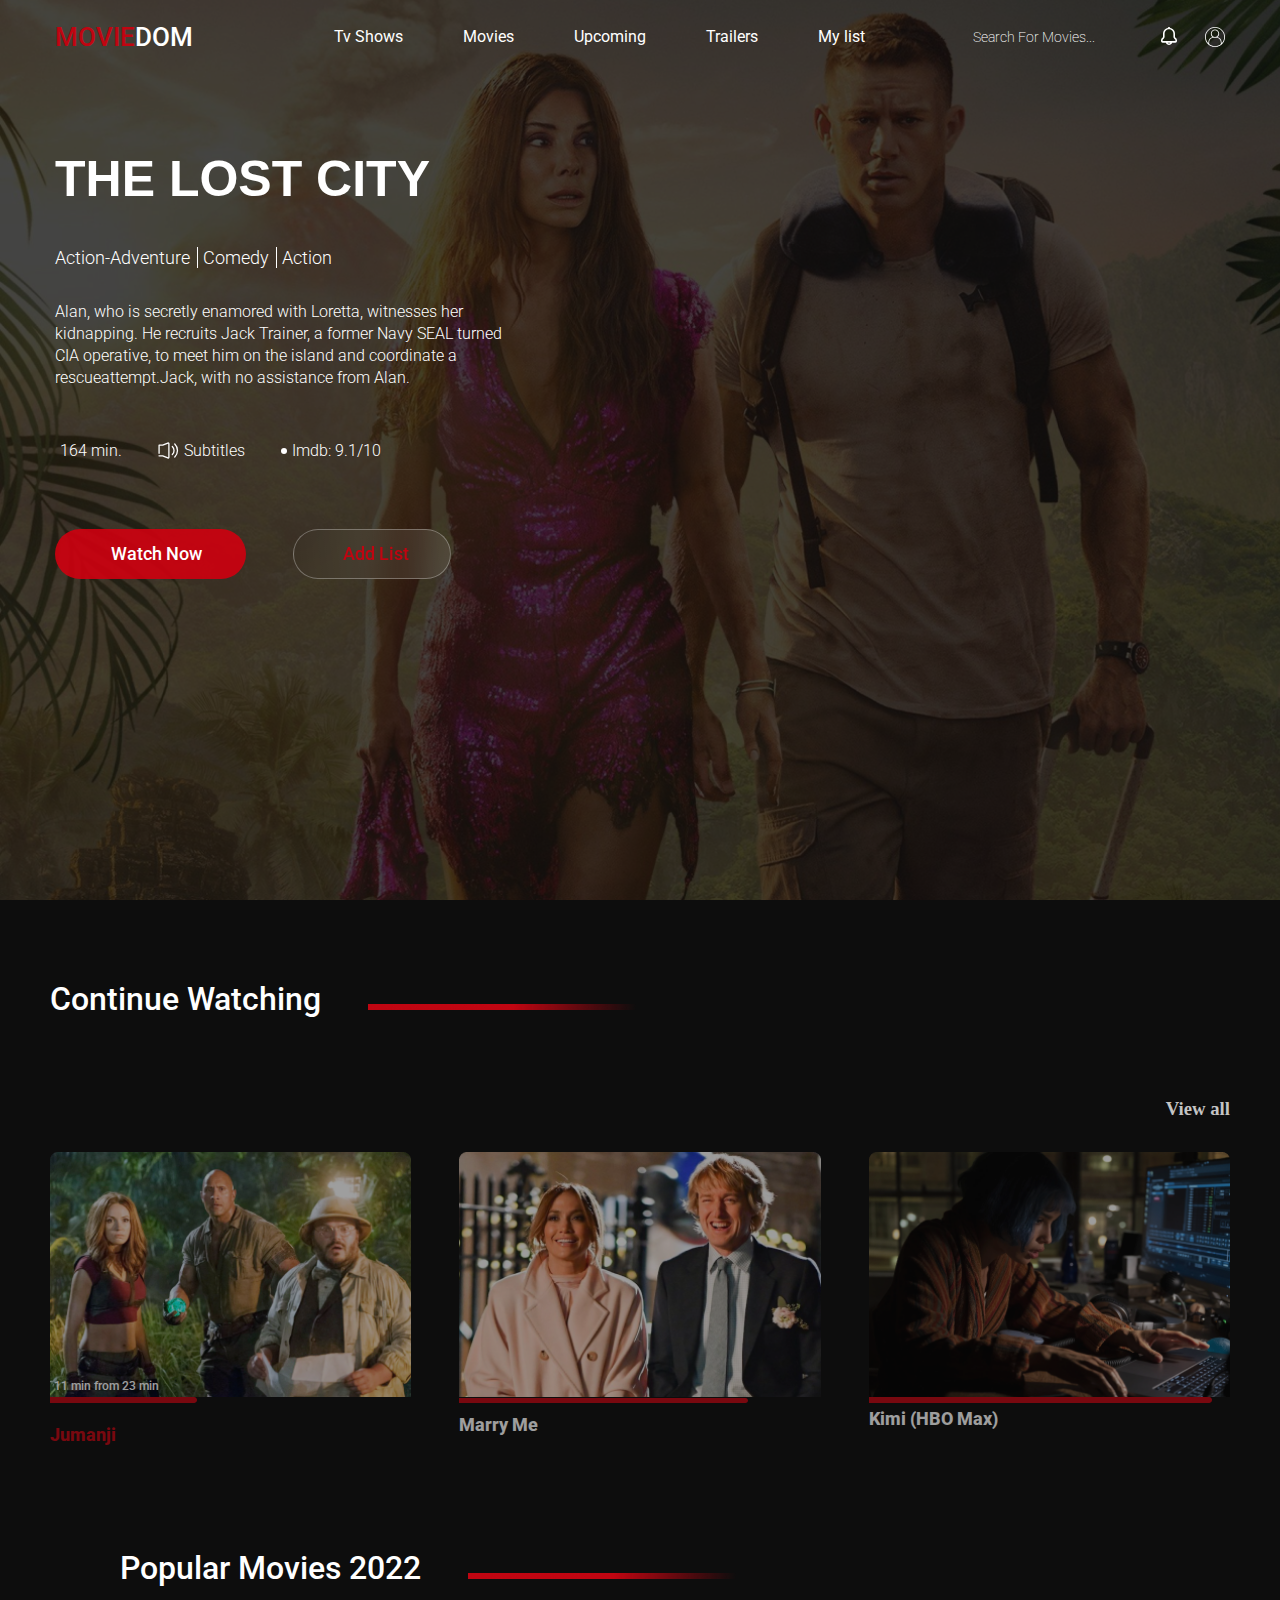
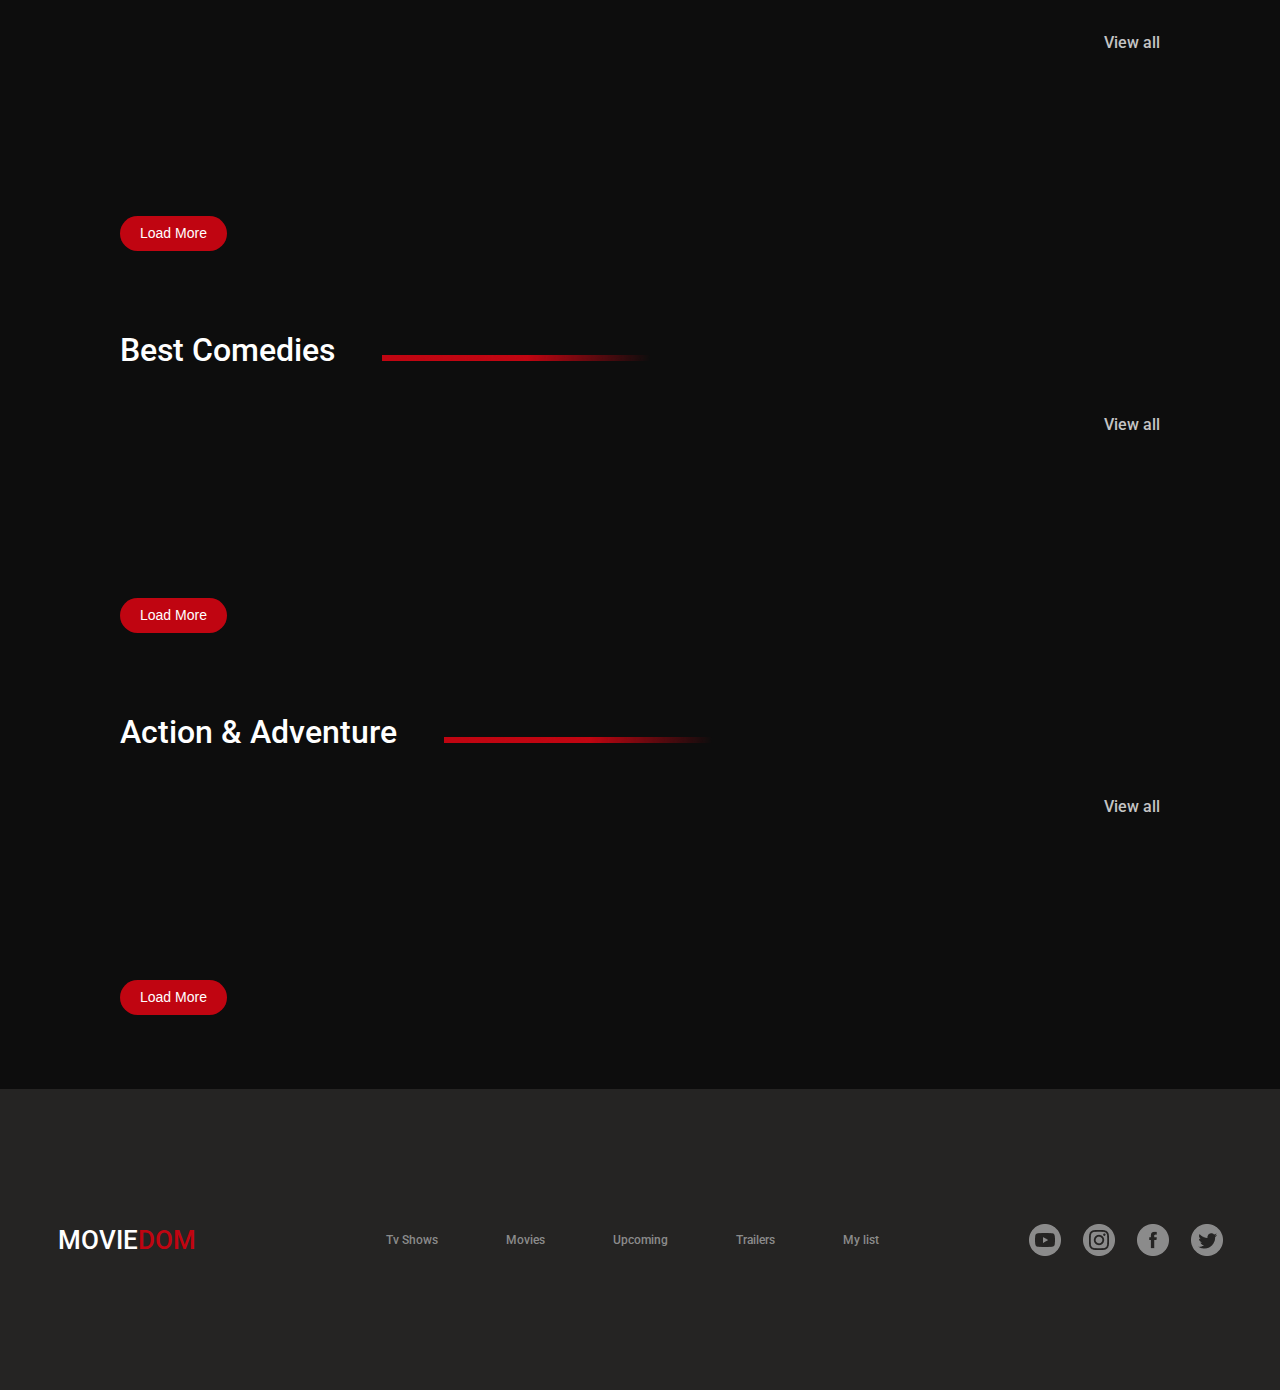
<file: index.html>
<!DOCTYPE html>
<html lang="en">
  <head>
    <meta charset="UTF-8" />
    <meta http-equiv="X-UA-Compatible" content="IE=edge" />
    <meta name="viewport" content="width=device-width, initial-scale=1.0" />
    <title>Document</title>
    <link
      rel="stylesheet"
      href="https://cdnjs.cloudflare.com/ajax/libs/font-awesome/6.2.0/css/all.min.css"
      integrity="sha512-xh6O/CkQoPOWDdYTDqeRdPCVd1SpvCA9XXcUnZS2FmJNp1coAFzvtCN9BmamE+4aHK8yyUHUSCcJHgXloTyT2A=="
      crossorigin="anonymous"
      referrerpolicy="no-referrer"
    />
    <link rel="preconnect" href="https://fonts.googleapis.com" />
    <link rel="preconnect" href="https://fonts.gstatic.com" crossorigin />
    <link
      href="https://fonts.googleapis.com/css2?family=Comfortaa:wght@300;400;500;600;700&family=Roboto:ital,wght@0,100;0,300;0,400;0,500;1,100;1,300;1,400;1,500&family=Rubik+Mono+One&family=Squada+One&display=swap"
      rel="stylesheet"
    />
    <link rel="preconnect" href="https://fonts.googleapis.com" />
    <link rel="preconnect" href="https://fonts.gstatic.com" crossorigin />
    <link
      href="https://fonts.googleapis.com/css2?family=Comfortaa:wght@300;400;500;600;700&family=Roboto:ital,wght@0,100;0,300;0,400;0,500;1,100;1,300;1,400;1,500&family=Squada+One&display=swap"
      rel="stylesheet"
    />
    <link rel="stylesheet" href="css/style.css" />
    <link rel="stylesheet" href="css/responsiveIndex.css" />
    <link
    rel="stylesheet"
    href="https://cdnjs.cloudflare.com/ajax/libs/OwlCarousel2/2.3.4/assets/owl.carousel.min.css"
    integrity="sha512-tS3S5qG0BlhnQROyJXvNjeEM4UpMXHrQfTGmbQ1gKmelCxlSEBUaxhRBj/EFTzpbP4RVSrpEikbmdJobCvhE3g=="
    crossorigin="anonymous"
    referrerpolicy="no-referrer"
  />
  <link
    rel="stylesheet"
    href="https://cdnjs.cloudflare.com/ajax/libs/OwlCarousel2/2.3.4/assets/owl.theme.default.min.css"
    integrity="sha512-sMXtMNL1zRzolHYKEujM2AqCLUR9F2C4/05cdbxjjLSRvMQIciEPCQZo++nk7go3BtSuK9kfa/s+a4f4i5pLkw=="
    crossorigin="anonymous"
    referrerpolicy="no-referrer"
  />  
  </head>
  <body>
    <header>
      <div class="header_container">
        <div class="bg_shadow">
          <div class="header_head_container">
            <div class="header_head_container1">
              <h2><span>MOVIE</span>DOM</h2>

              <ul class="nav_list">
                <li>Tv Shows</li>
                <li>Movies</li>
                <li>Upcoming</li>
                <a href="./html/details.html"><li>Trailers</li></a>
                <li>My list</li>
              </ul>

              <div class="icon">
                <i class="fa-solid fa-magnifying-glass"></i>
                <p>Search For Movies...</p>

                <div class="header_svg">
                  <svg
                    width="16"
                    height="18"
                    viewBox="0 0 16 18"
                    fill="none"
                    xmlns="http://www.w3.org/2000/svg"
                  >
                    <path
                      d="M14.648 10.7018L14.3 10.4275C14.2065 10.3541 14.1309 10.261 14.079 10.1551C14.0271 10.0493 14.0001 9.93338 14 9.81594V6.64863C13.9995 5.28749 13.5172 3.96867 12.6353 2.91713C11.7534 1.86558 10.5265 1.14645 9.164 0.882386C9.09756 0.629863 8.94736 0.406144 8.73701 0.246413C8.52667 0.0866817 8.26811 0 8.002 0C7.73589 0 7.47733 0.0866817 7.26699 0.246413C7.05664 0.406144 6.90644 0.629863 6.84 0.882386C5.47672 1.14565 4.24894 1.86444 3.36624 2.91606C2.48354 3.96768 2.00065 5.28694 2 6.64863V9.81594C1.99993 9.93338 1.97293 10.0493 1.921 10.1551C1.86908 10.261 1.79355 10.3541 1.7 10.4275L1.352 10.7018C0.931712 11.0311 0.592092 11.4485 0.35812 11.9234C0.124147 12.3983 0.00177343 12.9185 0 13.4458V14.0965C0 14.5124 0.168571 14.9112 0.468629 15.2052C0.768687 15.4993 1.17565 15.6645 1.6 15.6645H4.904C5.08432 16.3339 5.48561 16.926 6.04528 17.3484C6.60495 17.7709 7.29155 18 7.998 18C8.70445 18 9.39105 17.7709 9.95072 17.3484C10.5104 16.926 10.9117 16.3339 11.092 15.6645H14.4C14.8243 15.6645 15.2313 15.4993 15.5314 15.2052C15.8314 14.9112 16 14.5124 16 14.0965V13.4536C15.9994 12.925 15.8776 12.4033 15.6436 11.9269C15.4096 11.4506 15.0693 11.032 14.648 10.7018ZM8 16.4485C7.72078 16.4468 7.44686 16.3736 7.20546 16.2361C6.96407 16.0985 6.76361 15.9015 6.624 15.6645H9.38C9.24005 15.9021 9.03896 16.0995 8.7968 16.237C8.55465 16.3746 8.2799 16.4475 8 16.4485ZM14.4 14.0965H1.6V13.4536C1.60043 13.1599 1.66823 12.87 1.7984 12.6054C1.92856 12.3407 2.11776 12.1082 2.352 11.9249L2.7 11.6505C2.98065 11.4303 3.20723 11.1511 3.36301 10.8336C3.51878 10.516 3.59978 10.1683 3.6 9.81594V6.64863C3.6 5.50503 4.06357 4.40827 4.88873 3.59962C5.71389 2.79098 6.83305 2.33669 8 2.33669C9.16695 2.33669 10.2861 2.79098 11.1113 3.59962C11.9364 4.40827 12.4 5.50503 12.4 6.64863V9.81594C12.3996 10.1689 12.4803 10.5175 12.6361 10.8357C12.7919 11.154 13.0188 11.4338 13.3 11.6544L13.648 11.9288C13.8817 12.1117 14.0706 12.3436 14.2007 12.6075C14.3309 12.8714 14.399 13.1606 14.4 13.4536V14.0965Z"
                      fill="white"
                    />
                  </svg>

                  <svg
                    width="20"
                    height="20"
                    viewBox="0 0 20 20"
                    fill="none"
                    xmlns="http://www.w3.org/2000/svg"
                  >
                    <path
                      d="M10 0C4.48625 0 0 4.48625 0 10C0 12.9546 1.28917 15.6133 3.33333 17.4454V17.4525L3.47833 17.5775C3.50375 17.5996 3.53167 17.6179 3.5575 17.6396C3.73708 17.7912 3.92208 17.9367 4.11208 18.0758C4.16333 18.1133 4.21458 18.1496 4.26667 18.1858C4.46833 18.3275 4.67458 18.4625 4.88625 18.5892C4.92167 18.6104 4.95792 18.6304 4.99333 18.6508C5.22542 18.7858 5.4625 18.9129 5.70583 19.0292C5.70833 19.0304 5.71083 19.0312 5.71333 19.0325C6.23375 19.2804 6.77958 19.4833 7.34458 19.6392C7.355 19.6421 7.36542 19.6454 7.37583 19.6479C7.64292 19.7208 7.91458 19.7821 8.19 19.8325C8.21583 19.8371 8.24125 19.8417 8.26708 19.8463C8.53292 19.8929 8.80208 19.93 9.075 19.9554C9.10625 19.9583 9.1375 19.96 9.16833 19.9625C9.44292 19.9854 9.71958 20 10 20C10.2804 20 10.5571 19.9854 10.8317 19.9625C10.8629 19.96 10.8942 19.9583 10.925 19.9554C11.1979 19.9304 11.4671 19.8929 11.7329 19.8463C11.7587 19.8417 11.7842 19.8371 11.81 19.8325C12.0854 19.7821 12.3571 19.7208 12.6242 19.6479C12.6346 19.645 12.645 19.6421 12.6554 19.6392C13.2204 19.4833 13.7662 19.2804 14.2867 19.0325C14.2892 19.0312 14.2917 19.0304 14.2942 19.0292C14.5375 18.9129 14.7746 18.7854 15.0067 18.6508C15.0425 18.63 15.0783 18.6104 15.1137 18.5892C15.3258 18.4625 15.5321 18.3271 15.7333 18.1858C15.785 18.1496 15.8367 18.1133 15.8879 18.0758C16.0779 17.9367 16.2629 17.7912 16.4425 17.6396C16.4683 17.6179 16.4962 17.5996 16.5217 17.5775L16.6667 17.4525V17.4454C18.7108 15.6129 20 12.9546 20 10C20 4.48625 15.5138 0 10 0ZM10 10C8.16208 10 6.66667 8.50458 6.66667 6.66667C6.66667 4.82875 8.16208 3.33333 10 3.33333C11.8379 3.33333 13.3333 4.82875 13.3333 6.66667C13.3333 8.50458 11.8379 10 10 10ZM11.25 10.8333C13.7771 10.8333 15.8333 12.8896 15.8333 15.4167V17.0658C15.8158 17.0804 15.7975 17.0938 15.78 17.1083C15.6154 17.2421 15.4467 17.3692 15.2742 17.4908C15.2358 17.5179 15.1983 17.5458 15.16 17.5721C14.9737 17.6992 14.7825 17.8183 14.5879 17.9312C14.5525 17.9521 14.5167 17.9725 14.4808 17.9929C14.2767 18.1075 14.0687 18.215 13.8567 18.3133C13.8346 18.3237 13.8121 18.3337 13.7896 18.3438C13.0975 18.6583 12.3683 18.8862 11.6179 19.0212C11.5942 19.0254 11.5704 19.03 11.5467 19.0342C11.3104 19.0746 11.0721 19.1058 10.8321 19.1279C10.7992 19.1308 10.7658 19.1329 10.7325 19.1354C10.4896 19.1542 10.2454 19.1667 10 19.1667C9.75458 19.1667 9.51042 19.1542 9.2675 19.1346C9.23458 19.1321 9.20125 19.13 9.16792 19.1271C8.92792 19.105 8.68958 19.0742 8.45333 19.0333C8.42958 19.0292 8.40583 19.025 8.38208 19.0204C7.63167 18.8854 6.9025 18.6575 6.21042 18.3429C6.18792 18.3325 6.16542 18.3229 6.14333 18.3125C5.93125 18.2142 5.72333 18.1067 5.51917 17.9921C5.48333 17.9717 5.44792 17.9513 5.41208 17.9304C5.2175 17.8179 5.02625 17.6983 4.84 17.5713C4.80125 17.545 4.76375 17.5171 4.72583 17.49C4.55333 17.3683 4.38458 17.2417 4.22 17.1075C4.2025 17.0933 4.18417 17.0796 4.16667 17.065V15.4167C4.16667 12.8896 6.22292 10.8333 8.75 10.8333H11.25ZM16.6667 16.2817V15.4167C16.6667 12.8037 14.8067 10.6171 12.3417 10.1104C13.4421 9.36 14.1667 8.09625 14.1667 6.66667C14.1667 4.36917 12.2975 2.5 10 2.5C7.7025 2.5 5.83333 4.36917 5.83333 6.66667C5.83333 8.09625 6.55792 9.36 7.65833 10.1104C5.19333 10.6171 3.33333 12.8037 3.33333 15.4167V16.2817C1.785 14.6396 0.833333 12.4296 0.833333 10C0.833333 4.94542 4.94542 0.833333 10 0.833333C15.0546 0.833333 19.1667 4.94542 19.1667 10C19.1667 12.4296 18.215 14.6396 16.6667 16.2817Z"
                      fill="white"
                    />
                  </svg>
                </div>
              </div>
            </div>

            <div class="header_center">
              <h1>THE LOST CITY</h1>
              <ul class="center_p">
                <li>Action-Adventure</li>
                <li>Comedy</li>
                <li>Action</li>
              </ul>
              <p class="sinema_about">
                Alan, who is secretly enamored with Loretta, witnesses her
                kidnapping. He recruits Jack Trainer, a former Navy SEAL turned
                CIA operative, to meet him on the island and coordinate a
                rescueattempt.Jack, with no assistance from Alan.
              </p>

              <div class="center_end">
                <p><i class="fa-regular fa-clock"></i> 164 min.</p>
                <p>
                  <svg
                    width="21"
                    height="17"
                    viewBox="0 0 21 17"
                    fill="none"
                    xmlns="http://www.w3.org/2000/svg"
                  >
                    <path
                      d="M1 13.8404H4.70807L9.78651 15.9363C10.3105 16.158 10.8949 15.7751 10.8949 15.1907V1.80935C10.8949 1.22493 10.3105 0.842027 9.78651 1.06371L4.70807 3.15957H1.08061V11.3214"
                      stroke="white"
                      stroke-width="1.3"
                      stroke-miterlimit="10"
                      stroke-linecap="round"
                      stroke-linejoin="round"
                    />
                    <path
                      d="M14.3413 4.4292C15.3892 5.47713 16.0341 6.90796 16.0341 8.50002C16.0341 10.0921 15.3892 11.5431 14.3413 12.5708"
                      stroke="white"
                      stroke-width="1.3"
                      stroke-miterlimit="10"
                      stroke-linecap="round"
                      stroke-linejoin="round"
                    />
                    <path
                      d="M16.7593 2.01074C18.4118 3.66325 19.4597 5.96064 19.4597 8.49987C19.4597 11.0391 18.4319 13.3365 16.7593 14.989"
                      stroke="white"
                      stroke-width="1.3"
                      stroke-miterlimit="10"
                      stroke-linecap="round"
                      stroke-linejoin="round"
                    />
                  </svg>
                  Subtitles
                </p>
                <p>
                  <svg
                    width="6"
                    height="6"
                    viewBox="0 0 6 6"
                    fill="none"
                    xmlns="http://www.w3.org/2000/svg"
                  >
                    <circle cx="3" cy="3" r="3" fill="white" />
                  </svg>
                  Imdb: 9.1/10
                </p>
              </div>

              <div class="center_button">
                <div class="button1">
                  <i class="fa-solid fa-play"></i>
                  <button>Watch Now</button>
                </div>
                <div class="button2">
                  <i class="fa-regular fa-plus"></i>

                  <button>Add List</button>
                </div>
              </div>
            </div>
            <div class="header_footer">
              <i class="fa-solid fa-bell"></i>
              <i class="fa-solid fa-magnifying-glass"></i>
              <i class="fa-solid fa-user"></i>
              <nav>
                <label for="nav_check" class="nav_check">
                  <i class="fa-solid fa-bars"></i>
                </label>
                <input type="checkbox" id="nav_check" />
                <ul class="nav_list2">
                  <li>Tv Shows</li>
                  <li>Movies</li>
                  <li>Upcoming</li>
                  <a style="color: white;" href="html/details.html"><li>Trailers</li></a>
                  <li>My list</li>
                </ul>
              </nav>
            </div>
          </div>
        </div>
      </div>
    </header>

    <main>
      <section>
        <div class="start_container">
          <h2>Continue Watching</h2>
          <img class="redd" src="images/Rectangle 23.png" alt="" />

            <h3>View all</h3>

            <div class="start_container1_in">
              <div class="start_card">
                <img class="img" src="images/Union.png" alt="" />
                <i class="fa-regular fa-circle-play"></i>
                <i class="fa-solid fa-xmark"></i>
                <p>11 min from 23 min</p>
                <img class="red_img" src="images/Rectangle 10.png" alt="" />
                <h4>Jumanji</h4>
              </div>
              <div class="start_card">
                <img class="img" src="images/Mask group.png" alt="" />
                <i class="fa-regular fa-circle-play"></i>
                <i class="fa-solid fa-xmark"></i>
                <img
                  style="width: 80%"
                  class="red_img"
                  src="images/Rectangle 13.png"
                  alt=""
                />
                <h5>Marry Me</h5>
              </div>
              <div class="start_card">
                <img class="img" src="images/Union (1).png" alt="" />
                <i class="fa-regular fa-circle-play"></i>
                <i class="fa-solid fa-xmark"></i>
                <img class="red_img" src="images/Rectangle 13.png" alt="" />
                <h5>Kimi (HBO Max)</h5>
              </div>
            </div>
     
        </div>
      </section>

      <section>
        <div class="grid_container">
          <h2>Popular Movies 2022</h2>
          <img src="images/Rectangle 23.png" alt="" />

          <div class="slider_container">
            <h3>View all</h3>
            <div class="owl-carousel">
     
            </div>
           
            </div>

            <button class="load">Load More</button>
          </div>
        </div>
        
        <div class="grid_container">
          <h2>Best Comedies</h2>
          <img src="images/Rectangle 23.png" alt="" />

     

          <div class="slider_container">
            <h3>View all</h3>
           <div class="owl-carousel">
     
            </div>

            <button class="load">Load More</button>
          </div>

        </div>

        <div class="grid_container">
          <h2>Action & Adventure</h2>
          <img src="images/Rectangle 23.png" alt="" />


          <div class="slider_container">
            <h3>View all</h3>
             <div class="owl-carousel">
     
            </div>

            <button class="load">Load More</button>
          </div>
        </div>

        
      </section>
    </main>

    <footer>

      <div class="footer_container">


        <h2>MOVIE<span>DOM</span> </h2>

        <ul class="nav_list_footer">
          <li>Tv Shows</li>
          <li>Movies</li>
          <li>Upcoming</li>
          <li>Trailers</li>
          <li>My list</li>


        </ul>

        <div class="footer_icon">
<img src="images/Vector (10).png" alt="">
<img src="images/Vector (11).png" alt="">
<img src="images/Vector (14).png" alt="">
<img src="images/Vector (15).png" alt="">

        </div>





      </div>



    </footer>  




    <script
    src="https://code.jquery.com/jquery-3.6.1.js"
    integrity="sha256-3zlB5s2uwoUzrXK3BT7AX3FyvojsraNFxCc2vC/7pNI="
    crossorigin="anonymous"
  ></script>
  <script
    src="https://cdnjs.cloudflare.com/ajax/libs/OwlCarousel2/2.3.4/owl.carousel.min.js"
    integrity="sha512-bPs7Ae6pVvhOSiIcyUClR7/q2OAsRiovw4vAkX+zJbw3ShAeeqezq50RIIcIURq7Oa20rW2n2q+fyXBNcU9lrw=="
    crossorigin="anonymous"
    referrerpolicy="no-referrer"
  ></script>
    <script src="js/index.js"></script>
  </body>
</html>
</file>
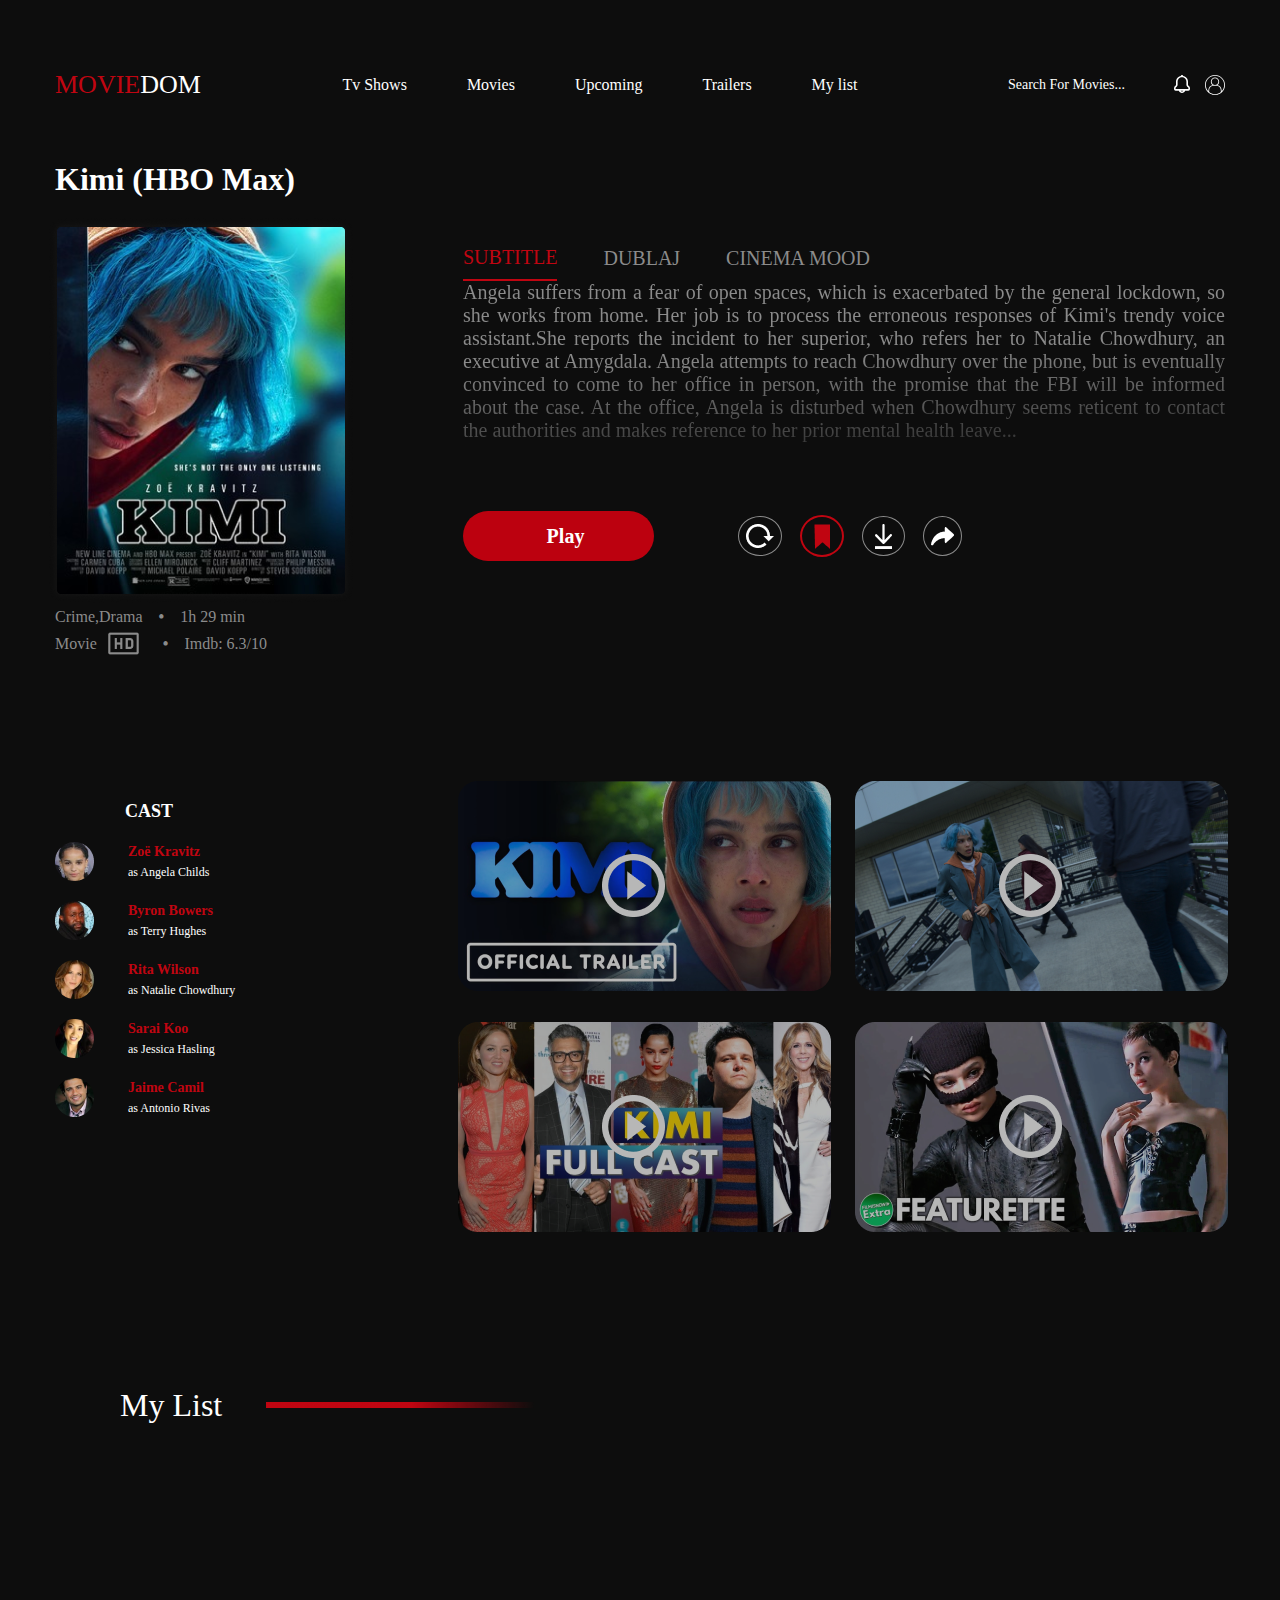
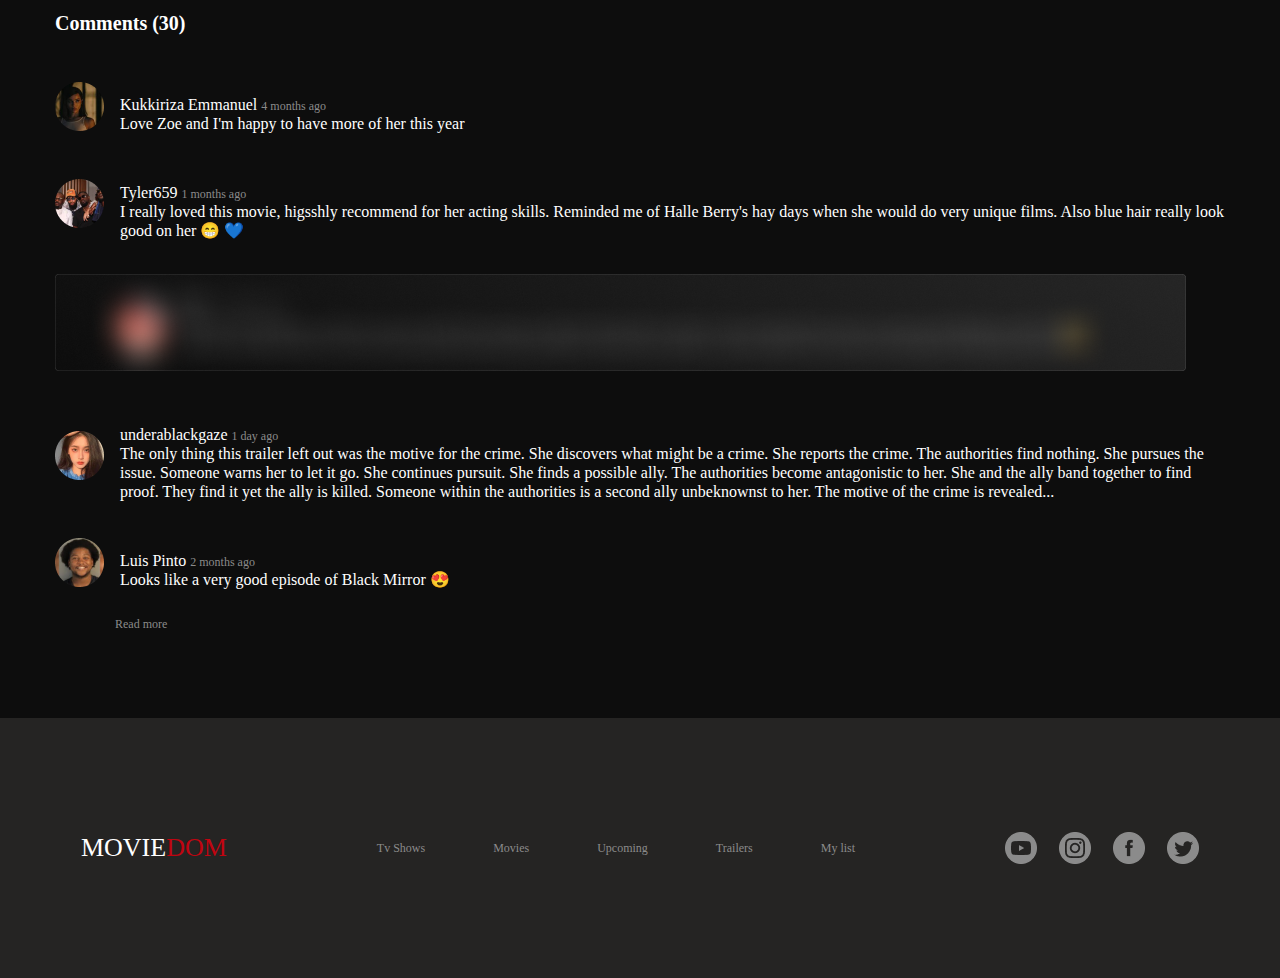
<file: html/details.html>
<!DOCTYPE html>
<html lang="en">
  <head>
    <meta charset="UTF-8" />
    <meta http-equiv="X-UA-Compatible" content="IE=edge" />
    <meta name="viewport" content="width=device-width, initial-scale=1.0" />
    <title>Document</title>
    <link rel="stylesheet" href="../css/details.css" />
    <link rel="stylesheet" href="../css/responsivedetails.css" />
    <link
      rel="stylesheet"
      href="https://cdnjs.cloudflare.com/ajax/libs/font-awesome/6.2.0/css/all.min.css"
      integrity="sha512-xh6O/CkQoPOWDdYTDqeRdPCVd1SpvCA9XXcUnZS2FmJNp1coAFzvtCN9BmamE+4aHK8yyUHUSCcJHgXloTyT2A=="
      crossorigin="anonymous"
      referrerpolicy="no-referrer"
    />
    <link
      rel="stylesheet"
      href="https://cdnjs.cloudflare.com/ajax/libs/OwlCarousel2/2.3.4/assets/owl.carousel.min.css"
      integrity="sha512-tS3S5qG0BlhnQROyJXvNjeEM4UpMXHrQfTGmbQ1gKmelCxlSEBUaxhRBj/EFTzpbP4RVSrpEikbmdJobCvhE3g=="
      crossorigin="anonymous"
      referrerpolicy="no-referrer"
    />
    <link
      rel="stylesheet"
      href="https://cdnjs.cloudflare.com/ajax/libs/OwlCarousel2/2.3.4/assets/owl.theme.default.min.css"
      integrity="sha512-sMXtMNL1zRzolHYKEujM2AqCLUR9F2C4/05cdbxjjLSRvMQIciEPCQZo++nk7go3BtSuK9kfa/s+a4f4i5pLkw=="
      crossorigin="anonymous"
      referrerpolicy="no-referrer"
    />
  </head>
  <body>
    <header>
      <div class="header_head_container">
        <a class="x" href="../index.html"
          ><h2><span>MOVIE</span>DOM</h2></a
        >

        <ul class="nav_list">
          <li>Tv Shows</li>
          <li>Movies</li>
          <li>Upcoming</li>
          <li>Trailers</li>
          <li>My list</li>
        </ul>

        <div class="icon">
          <i class="fa-solid fa-magnifying-glass"></i>
          <p>Search For Movies...</p>

          <div class="header_svg">
            <svg
              width="16"
              height="18"
              viewBox="0 0 16 18"
              fill="none"
              xmlns="http://www.w3.org/2000/svg"
            >
              <path
                d="M14.648 10.7018L14.3 10.4275C14.2065 10.3541 14.1309 10.261 14.079 10.1551C14.0271 10.0493 14.0001 9.93338 14 9.81594V6.64863C13.9995 5.28749 13.5172 3.96867 12.6353 2.91713C11.7534 1.86558 10.5265 1.14645 9.164 0.882386C9.09756 0.629863 8.94736 0.406144 8.73701 0.246413C8.52667 0.0866817 8.26811 0 8.002 0C7.73589 0 7.47733 0.0866817 7.26699 0.246413C7.05664 0.406144 6.90644 0.629863 6.84 0.882386C5.47672 1.14565 4.24894 1.86444 3.36624 2.91606C2.48354 3.96768 2.00065 5.28694 2 6.64863V9.81594C1.99993 9.93338 1.97293 10.0493 1.921 10.1551C1.86908 10.261 1.79355 10.3541 1.7 10.4275L1.352 10.7018C0.931712 11.0311 0.592092 11.4485 0.35812 11.9234C0.124147 12.3983 0.00177343 12.9185 0 13.4458V14.0965C0 14.5124 0.168571 14.9112 0.468629 15.2052C0.768687 15.4993 1.17565 15.6645 1.6 15.6645H4.904C5.08432 16.3339 5.48561 16.926 6.04528 17.3484C6.60495 17.7709 7.29155 18 7.998 18C8.70445 18 9.39105 17.7709 9.95072 17.3484C10.5104 16.926 10.9117 16.3339 11.092 15.6645H14.4C14.8243 15.6645 15.2313 15.4993 15.5314 15.2052C15.8314 14.9112 16 14.5124 16 14.0965V13.4536C15.9994 12.925 15.8776 12.4033 15.6436 11.9269C15.4096 11.4506 15.0693 11.032 14.648 10.7018ZM8 16.4485C7.72078 16.4468 7.44686 16.3736 7.20546 16.2361C6.96407 16.0985 6.76361 15.9015 6.624 15.6645H9.38C9.24005 15.9021 9.03896 16.0995 8.7968 16.237C8.55465 16.3746 8.2799 16.4475 8 16.4485ZM14.4 14.0965H1.6V13.4536C1.60043 13.1599 1.66823 12.87 1.7984 12.6054C1.92856 12.3407 2.11776 12.1082 2.352 11.9249L2.7 11.6505C2.98065 11.4303 3.20723 11.1511 3.36301 10.8336C3.51878 10.516 3.59978 10.1683 3.6 9.81594V6.64863C3.6 5.50503 4.06357 4.40827 4.88873 3.59962C5.71389 2.79098 6.83305 2.33669 8 2.33669C9.16695 2.33669 10.2861 2.79098 11.1113 3.59962C11.9364 4.40827 12.4 5.50503 12.4 6.64863V9.81594C12.3996 10.1689 12.4803 10.5175 12.6361 10.8357C12.7919 11.154 13.0188 11.4338 13.3 11.6544L13.648 11.9288C13.8817 12.1117 14.0706 12.3436 14.2007 12.6075C14.3309 12.8714 14.399 13.1606 14.4 13.4536V14.0965Z"
                fill="white"
              />
            </svg>

            <svg
              width="20"
              height="20"
              viewBox="0 0 20 20"
              fill="none"
              xmlns="http://www.w3.org/2000/svg"
            >
              <path
                d="M10 0C4.48625 0 0 4.48625 0 10C0 12.9546 1.28917 15.6133 3.33333 17.4454V17.4525L3.47833 17.5775C3.50375 17.5996 3.53167 17.6179 3.5575 17.6396C3.73708 17.7912 3.92208 17.9367 4.11208 18.0758C4.16333 18.1133 4.21458 18.1496 4.26667 18.1858C4.46833 18.3275 4.67458 18.4625 4.88625 18.5892C4.92167 18.6104 4.95792 18.6304 4.99333 18.6508C5.22542 18.7858 5.4625 18.9129 5.70583 19.0292C5.70833 19.0304 5.71083 19.0312 5.71333 19.0325C6.23375 19.2804 6.77958 19.4833 7.34458 19.6392C7.355 19.6421 7.36542 19.6454 7.37583 19.6479C7.64292 19.7208 7.91458 19.7821 8.19 19.8325C8.21583 19.8371 8.24125 19.8417 8.26708 19.8463C8.53292 19.8929 8.80208 19.93 9.075 19.9554C9.10625 19.9583 9.1375 19.96 9.16833 19.9625C9.44292 19.9854 9.71958 20 10 20C10.2804 20 10.5571 19.9854 10.8317 19.9625C10.8629 19.96 10.8942 19.9583 10.925 19.9554C11.1979 19.9304 11.4671 19.8929 11.7329 19.8463C11.7587 19.8417 11.7842 19.8371 11.81 19.8325C12.0854 19.7821 12.3571 19.7208 12.6242 19.6479C12.6346 19.645 12.645 19.6421 12.6554 19.6392C13.2204 19.4833 13.7662 19.2804 14.2867 19.0325C14.2892 19.0312 14.2917 19.0304 14.2942 19.0292C14.5375 18.9129 14.7746 18.7854 15.0067 18.6508C15.0425 18.63 15.0783 18.6104 15.1137 18.5892C15.3258 18.4625 15.5321 18.3271 15.7333 18.1858C15.785 18.1496 15.8367 18.1133 15.8879 18.0758C16.0779 17.9367 16.2629 17.7912 16.4425 17.6396C16.4683 17.6179 16.4962 17.5996 16.5217 17.5775L16.6667 17.4525V17.4454C18.7108 15.6129 20 12.9546 20 10C20 4.48625 15.5138 0 10 0ZM10 10C8.16208 10 6.66667 8.50458 6.66667 6.66667C6.66667 4.82875 8.16208 3.33333 10 3.33333C11.8379 3.33333 13.3333 4.82875 13.3333 6.66667C13.3333 8.50458 11.8379 10 10 10ZM11.25 10.8333C13.7771 10.8333 15.8333 12.8896 15.8333 15.4167V17.0658C15.8158 17.0804 15.7975 17.0938 15.78 17.1083C15.6154 17.2421 15.4467 17.3692 15.2742 17.4908C15.2358 17.5179 15.1983 17.5458 15.16 17.5721C14.9737 17.6992 14.7825 17.8183 14.5879 17.9312C14.5525 17.9521 14.5167 17.9725 14.4808 17.9929C14.2767 18.1075 14.0687 18.215 13.8567 18.3133C13.8346 18.3237 13.8121 18.3337 13.7896 18.3438C13.0975 18.6583 12.3683 18.8862 11.6179 19.0212C11.5942 19.0254 11.5704 19.03 11.5467 19.0342C11.3104 19.0746 11.0721 19.1058 10.8321 19.1279C10.7992 19.1308 10.7658 19.1329 10.7325 19.1354C10.4896 19.1542 10.2454 19.1667 10 19.1667C9.75458 19.1667 9.51042 19.1542 9.2675 19.1346C9.23458 19.1321 9.20125 19.13 9.16792 19.1271C8.92792 19.105 8.68958 19.0742 8.45333 19.0333C8.42958 19.0292 8.40583 19.025 8.38208 19.0204C7.63167 18.8854 6.9025 18.6575 6.21042 18.3429C6.18792 18.3325 6.16542 18.3229 6.14333 18.3125C5.93125 18.2142 5.72333 18.1067 5.51917 17.9921C5.48333 17.9717 5.44792 17.9513 5.41208 17.9304C5.2175 17.8179 5.02625 17.6983 4.84 17.5713C4.80125 17.545 4.76375 17.5171 4.72583 17.49C4.55333 17.3683 4.38458 17.2417 4.22 17.1075C4.2025 17.0933 4.18417 17.0796 4.16667 17.065V15.4167C4.16667 12.8896 6.22292 10.8333 8.75 10.8333H11.25ZM16.6667 16.2817V15.4167C16.6667 12.8037 14.8067 10.6171 12.3417 10.1104C13.4421 9.36 14.1667 8.09625 14.1667 6.66667C14.1667 4.36917 12.2975 2.5 10 2.5C7.7025 2.5 5.83333 4.36917 5.83333 6.66667C5.83333 8.09625 6.55792 9.36 7.65833 10.1104C5.19333 10.6171 3.33333 12.8037 3.33333 15.4167V16.2817C1.785 14.6396 0.833333 12.4296 0.833333 10C0.833333 4.94542 4.94542 0.833333 10 0.833333C15.0546 0.833333 19.1667 4.94542 19.1667 10C19.1667 12.4296 18.215 14.6396 16.6667 16.2817Z"
                fill="white"
              />
            </svg>
          </div>
        </div>
      </div>
      <!--================ header_head_container   END =====================================-->

      <div class="header_center_container">
        <div class="header_left">
          <h1>Kimi (HBO Max)</h1>
          <img class="girl" src="../images/kimi-movie-poster-md 1.png" alt="" />
          <span class="crime"> <p>Crime,Drama<b>•</b>1h 29 min</p></span>
          <p class="imdb">
            Movie <img src="../images/Group 40.png" alt="" /><b>•</b>Imdb:
            6.3/10
          </p>
        </div>

        <div class="header_right">
          <div class="header_grid_button">
            <button>SUBTITLE</button>
            <button>DUBLAJ</button>
            <button>CINEMA MOOD</button>
          </div>

          <p>
            Angela suffers from a fear of open spaces, which is exacerbated by
            the general lockdown, so she works from home. Her job is to process
            the erroneous responses of Kimi's trendy voice assistant.She reports
            the incident to her superior, who refers her to Natalie Chowdhury,
            an executive at Amygdala. Angela attempts to reach Chowdhury over
            the phone, but is eventually convinced to come to her office in
            person, with the promise that the FBI will be informed about the
            case. At the office, Angela is disturbed when Chowdhury seems
            reticent to contact the authorities and makes reference to her prior
            mental health leave...
          </p>

          <div class="header_right_icons">
            <div class="button1">
              <button><i class="fa-solid fa-play"></i>Play</button>
            </div>

            <div class="icons">
              <div class="icon1">
                <img src="../images/Vector (16).png" alt="" />
              </div>
              <div class="icon2">
                <img src="../images/Vector 15.png" alt="" />
              </div>
              <div class="icon3">
                <img src="../images/Vector (17).png" alt="" />
              </div>
              <div class="icon4"><img src="../images/share.png" alt="" /></div>
            </div>
          </div>
        </div>
      </div>
      <div class="header_footer">
        <i class="fa-solid fa-bell"></i>
        <i class="fa-solid fa-magnifying-glass"></i>
        <i class="fa-solid fa-user"></i>
        <nav>
          <label for="nav_check" class="nav_check">
            <i class="fa-solid fa-bars"></i>
          </label>
          <input type="checkbox" id="nav_check" />
          <ul class="nav_list2">
            <li>Tv Shows</li>
            <li>Movies</li>
            <li>Upcoming</li>
            <li>Trailers</li>
            <li>My list</li>
          </ul>
        </nav>
      </div>
      <!--================ header_center_container   END =====================================-->
    </header>

    <!--============================= Main Start==========-->
    <main>
      <section>
        <div class="main_start">
          <div class="main_start_left">
            <h3>CAST</h3>
            <li>
              <img src="../images/Ellipse 10.png" alt="" />
              <div class="main_start_left_p">
                <p>Zoë Kravitz</p>
                <p>as Angela Childs</p>
              </div>
            </li>
            <li>
              <img src="../images/Ellipse 11.png" alt="" />
              <div class="main_start_left_p">
                <p>Byron Bowers</p>
                <p>as Terry Hughes</p>
              </div>
            </li>
            <li>
              <img src="../images/Ellipse 12.png" alt="" />
              <div class="main_start_left_p">
                <p>Rita Wilson</p>
                <p>as Natalie Chowdhury</p>
              </div>
            </li>
            <li>
              <img src="../images/Ellipse 18.png" alt="" />
              <div class="main_start_left_p">
                <p>Sarai Koo</p>
                <p>as Jessica Hasling</p>
              </div>
            </li>
            <li>
              <img src="../images/Ellipse 19.png" alt="" />
              <div class="main_start_left_p">
                <p>Jaime Camil</p>
                <p>as Antonio Rivas</p>
              </div>
            </li>

            <i class="fa-solid fa-angles-down"></i>
          </div>

          <div class="main_start_right">
            <p>VIDEOS:TRAILERS,TEASERS,FEATURETTES</p>

            <div class="main_start_right_img">
              <div class="img_card">
                <img src="../images/image 13.png" alt="" />
                <img class="play" src="../images/Vector (18).png" alt="" />
              </div>
              <div class="img_card">
                <img src="../images/image 14.png" alt="" />
                <img class="play" src="../images/Vector (18).png" alt="" />
              </div>

              <div class="img_card">
                <img src="../images/image 15.png" alt="" />
                <img class="play" src="../images/Vector (18).png" alt="" />
              </div>
              <div class="img_card">
                <img src="../images/image 14 (1).png" alt="" />
                <img class="play" src="../images/Vector (18).png" alt="" />
              </div>
            </div>
          </div>
        </div>
      </section>

      <!-- section two start -->
      <section>
        <div class="slider_container">
          <div class="content">
            <h2>My List</h2>
            <img src="../images/Rectangle 22.png" alt="" />
          </div>

    

            <div class="owl-carousel ">



            </div>


    
        </div>
      </section>

    
       <section>

        <div class="comment_container">

          <h4>Comments (30)</h4>


          <div class="comment_container_in">

            <img src="../images/Ellipse 13.png" alt="">
   
            <div class="comment_text">
              <h5>Kukkiriza Emmanuel</h5>
              <span>4 months ago</span>
           
            <p>Love Zoe and I'm happy to have more of her this year</p>
          </div>

          </div>
          <div class="comment_container_in">

            <img src="../images/Ellipse 14.png" alt="">
   
            <div class="comment_text">
              <h5>Tyler659</h5>
              <span>1 months ago</span>
           
            <p>I really loved this movie, higsshly recommend for her acting skills. Reminded me of Halle Berry's hay days when she would do very unique films. Also blue hair really look good on her 😁 💙</p>
          </div>

          </div>

          <img class="secret_comment" style="margin-bottom: 50px;" src="../images/Frame 2.png" alt="">


          <div class="comment_container_in">

            <img src="../images/Ellipse 16.png" alt="">
   
            <div class="comment_text">
              <h5>underablackgaze</h5>
              <span>1 day ago</span>
           
            <p>The only thing this trailer left out was the motive for the crime. 
              She discovers what might be a crime. She reports the crime. The authorities find nothing. She pursues the issue. Someone warns her to let it go. She continues pursuit. She finds a possible ally. The authorities become antagonistic to her. She and the ally band together to find proof. They find it yet the ally is killed. Someone within the authorities is a second ally unbeknownst to her. The motive of the crime is revealed...</p>
          </div>

          </div>
          <div class="comment_container_in">

            <img  src="../images/Ellipse 17.png" alt="">
   
            <div class="comment_text">
              <h5>Luis Pinto</h5>
              <span>2 months ago</span>
           
            <p>Looks like a very good episode of Black Mirror 😍</p>
          </div>

          </div>

          <div class="read_more">
          <h6>Read more </h6>
         <div class="down"><i class="fa-solid fa-angles-down"></i></div>
        </div>
        </div>


      </section>  
    
    </main>

    <footer>

      <div class="footer_container">


        <h2>MOVIE<span>DOM</span> </h2>

        <ul class="nav_list_footer">
          <li>Tv Shows</li>
          <li>Movies</li>
          <li>Upcoming</li>
          <li>Trailers</li>
          <li>My list</li>


        </ul>

        <div class="footer_icon">
<img src="../images/Vector (10).png" alt="">
<img src="../images/Vector (11).png" alt="">
<img src="../images/Vector (14).png" alt="">
<img src="../images/Vector (15).png" alt="">

        </div>





      </div>



    </footer> 

    <script
      src="https://code.jquery.com/jquery-3.6.1.js"
      integrity="sha256-3zlB5s2uwoUzrXK3BT7AX3FyvojsraNFxCc2vC/7pNI="
      crossorigin="anonymous"
    ></script>
    <script
      src="https://cdnjs.cloudflare.com/ajax/libs/OwlCarousel2/2.3.4/owl.carousel.min.js"
      integrity="sha512-bPs7Ae6pVvhOSiIcyUClR7/q2OAsRiovw4vAkX+zJbw3ShAeeqezq50RIIcIURq7Oa20rW2n2q+fyXBNcU9lrw=="
      crossorigin="anonymous"
      referrerpolicy="no-referrer"
    ></script>

    <script src="../js/details.js"></script>
  </body>
</html>
</file>
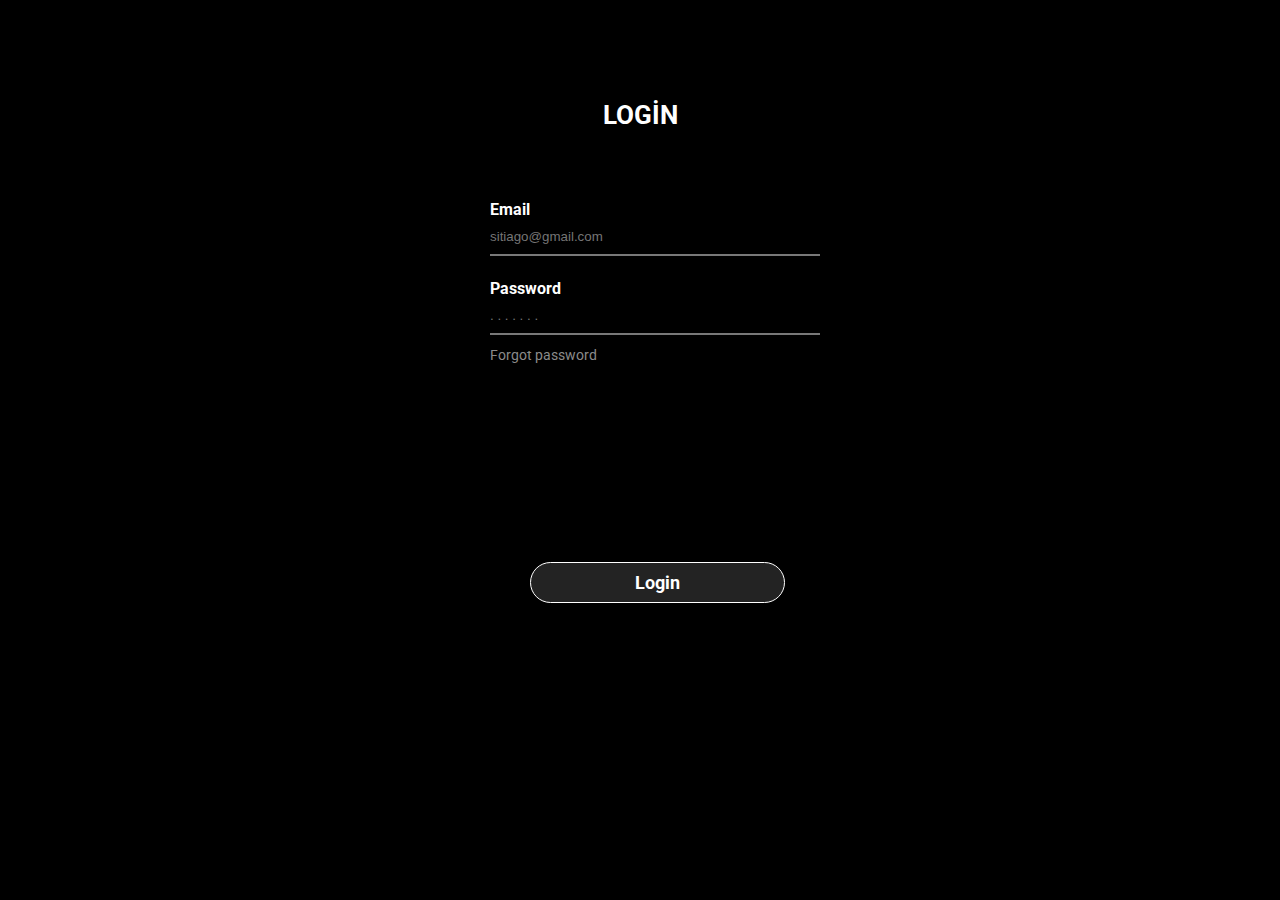
<file: html/login.html>
<!DOCTYPE html>
<html lang="en">
  <head>
    <meta charset="UTF-8" />
    <meta http-equiv="X-UA-Compatible" content="IE=edge" />
    <meta name="viewport" content="width=device-width, initial-scale=1.0" />
    <title>Document</title>
    <link rel="stylesheet" href="../css/login.css" />
    <link rel="preconnect" href="https://fonts.googleapis.com" />
    <link rel="preconnect" href="https://fonts.gstatic.com" crossorigin />
    <link
      href="https://fonts.googleapis.com/css2?family=Comfortaa:wght@300;400;500;600;700&family=Roboto:ital,wght@0,100;0,300;0,400;0,500;1,100;1,300;1,400;1,500&family=Rubik+Mono+One&family=Squada+One&display=swap"
      rel="stylesheet"
    />
  </head>
  <body>
    <div class="login_container">
      <h1>LOGİN</h1>
      <label for="x">Email</label>
      <input class="email" type="text" placeholder="sitiago@gmail.com" />
      <label class="x" for="x">Password</label>
      <input class="password" type="text" placeholder=". . . . . . ." />
      <h2>Forgot password</h2>


      <button class="btnLogin"><a href="#" id="goHome">Login</a></button>

      <h3 style="margin-left: 100px;"class="h3">sa</h3>
    </div>
    <script src="../js/login.js"></script>
  </body>
</html>
</file>
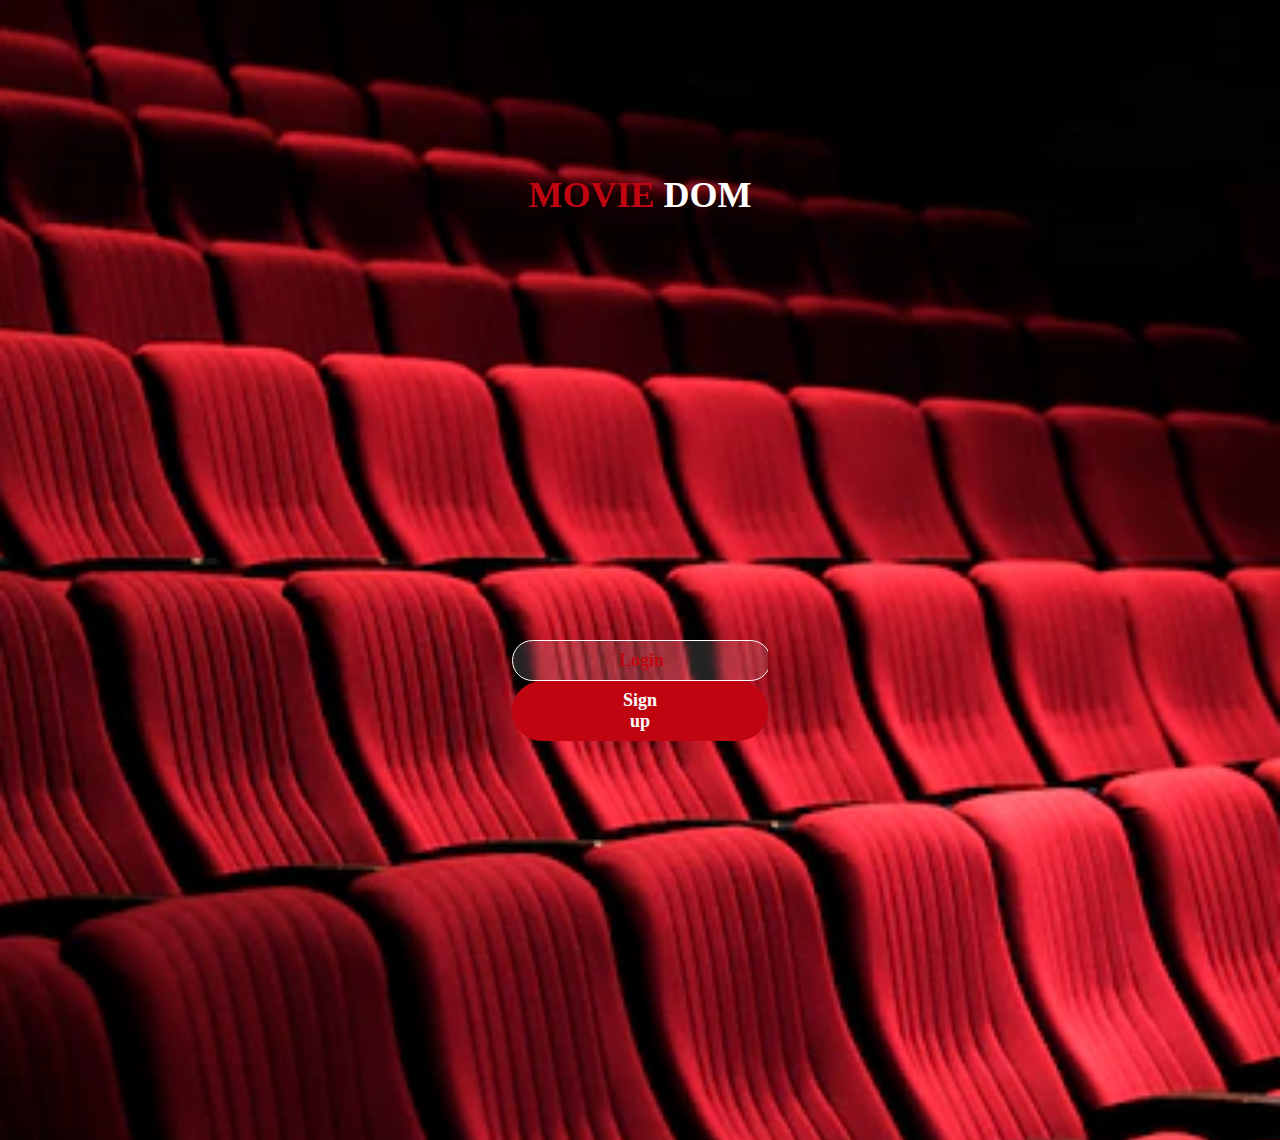
<file: html/logreg.html>
<!DOCTYPE html>
<html lang="en">
<head>
    <meta charset="UTF-8">
    <meta http-equiv="X-UA-Compatible" content="IE=edge">
    <meta name="viewport" content="width=device-width, initial-scale=1.0">
    <title>Document</title> 
    <link rel="stylesheet" href="../css/logreg.css">
</head>
<body>
    <div class="movie_container">

        <h1>MOVIE <span>DOM</span></h1>

   <div class="buttons">
   <a href="../html/login.html"> <button class="button1">Login</button></a>
    <a href="../html/signup.html"><button class="button2">Sign up</button></a>
   </div>
    </div>
    
</body>
</html>
</file>
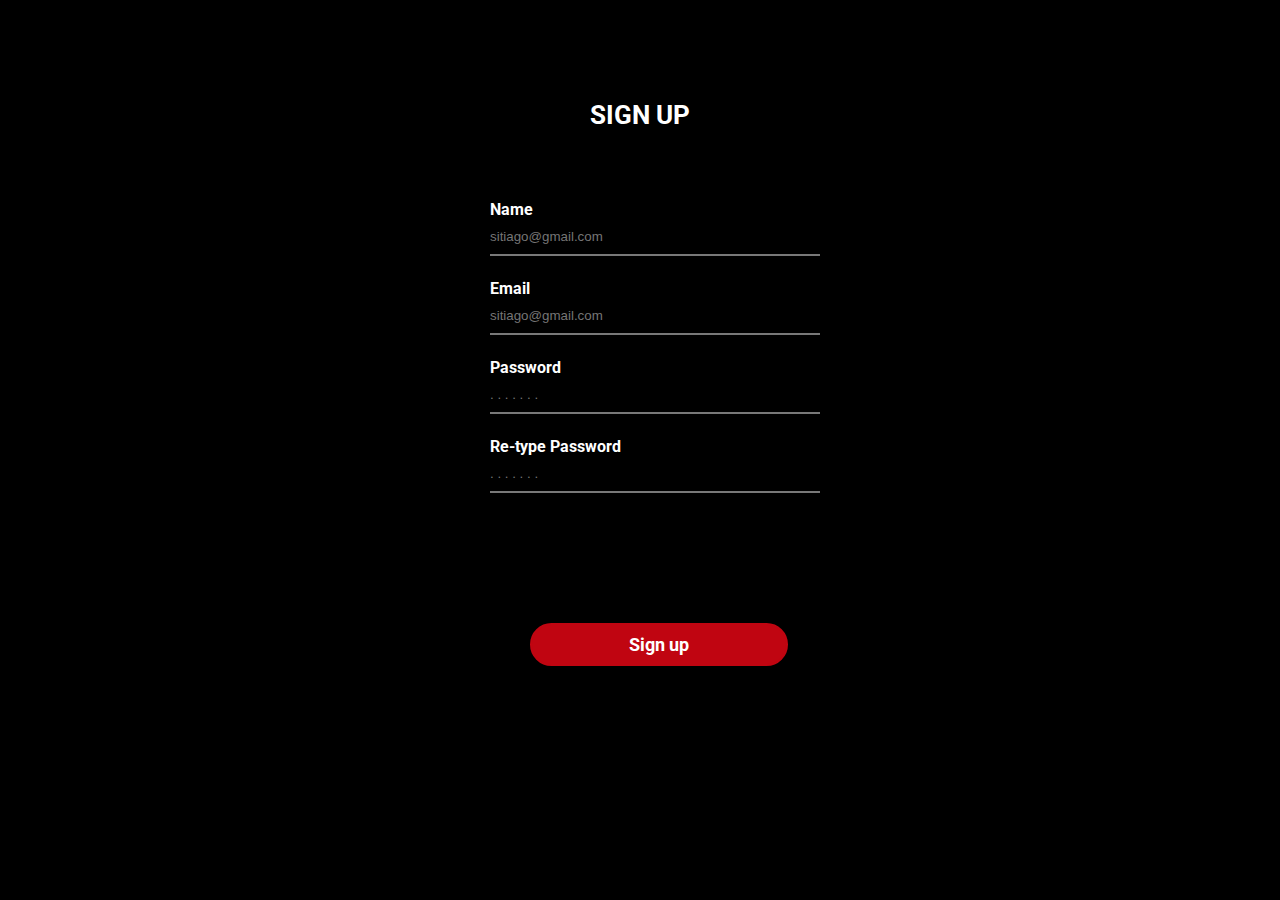
<file: html/signup.html>
<!DOCTYPE html>
<html lang="en">
<head>
    <meta charset="UTF-8">
    <meta http-equiv="X-UA-Compatible" content="IE=edge">
    <meta name="viewport" content="width=device-width, initial-scale=1.0">
    <title>Document</title>
    <link rel="stylesheet" href="../css/signup.css">
    <link
    href="https://fonts.googleapis.com/css2?family=Comfortaa:wght@300;400;500;600;700&family=Roboto:ital,wght@0,100;0,300;0,400;0,500;1,100;1,300;1,400;1,500&family=Rubik+Mono+One&family=Squada+One&display=swap"
    rel="stylesheet"
  />
</head>
<body>
    <div class="login_container">
        <h1>SIGN UP</h1>
        <label >Name</label>
        <input class="name" type="text" placeholder="sitiago@gmail.com" />

        <label class="x">Email</label>
        <input class="email" type="text" placeholder="sitiago@gmail.com" />

        <label class="x">Password</label>
        <input  class="password" type="text" placeholder=". . . . . . ." />

        <label class="x">Re-type Password</label>
        <input class="type-password" type="text" placeholder=". . . . . . ." />

        <button class="signup">Sign up</button>
        <h3 style="margin-left: 50px;" class="h3"></h3>
      </div>
    <script src="../js/signup.js"></script>
</body>
</html>
</file>
<file: css/style.css>
* {
  box-sizing: border-box;
}

body {
  background-color: var(--black);
  margin: 0;
  padding: 0;

}

ul li:hover {
  color: var(--red);
  cursor: pointer;
  transition: 0.3s;
}
a{
  text-decoration: none;
}

:root {
  --white: #ffffff;
  --red: #c00511;
  --black: #0d0d0d;
  --gray: #C4C4C4;
  --footerGray: #252423;
}

button {
  cursor: pointer;
}

.header_container {
  background-image: url('../images/header.png');
  width: 100%;
  min-height: 100vh;

  background-size: cover;

}

.bg_shadow {
  background: rgba(13, 13, 13, 0.77);
  width: 100%;
  min-height: 100vh;
  z-index: 111;

}

.header_head_container {
  margin-left: auto;
  margin-right: auto;
  max-width: 1170px;
  /* height: 100vh; */
 
}

.header_head_container1 {
  margin-left: auto;
  margin-right: auto;
  display: flex;
  justify-content: space-between;
  align-items: center;
}
.header_footer{
  display: none;
}
#nav_check{
  display: none;
}

.header_head_container1 h2 {
  color: var(--white);
  font-family: "Roboto";
  font-style: normal;
  font-weight: 500;
  font-size: 26px;
  line-height: 30px;
}

.header_head_container1 h2 span {
  color: var(--red);
}

.nav_list {
  display: flex;
  list-style: none;
  gap: 60px;
}

.nav_list li {
  font-family: "Roboto";
  font-style: normal;
  font-weight: 400;
  font-size: 16px;
  line-height: 19px;
  text-align: center;
  color: var(--white);
}

.icon {
  display: flex;
  font-family: "Roboto";
  font-style: normal;
  font-weight: 200;
  font-size: 14px;
  line-height: 16px;
  text-align: center;
  gap: 8px;
  color: #ffffff;
  justify-content: space-between;
  align-items: center;
}

.header_svg {
  display: flex;
  color: var(--white);
  margin-left: 58px;
  gap: 28px;
}

.header_center {
  max-width: 450px;
  margin-top: 73px;
}

.header_center p {
  font-family: "Roboto";
  font-style: normal;
  font-weight: 300;
  font-size: 16px;
  line-height: 22px;
  color: var(--white);
}

h1 {
  color: var(--white);
  font-family: Verdana, Geneva, Tahoma, sans-serif;
  font-style: normal;
  font-weight: 900;
  font-size: 50px;
  line-height: 67px;
}

.center_p {
  display: flex;
  list-style: none;
  gap: 5px;
  font-family: "Roboto";
  font-style: normal;
  font-weight: 300;
  font-size: 18px;
  line-height: 21px;
  text-align: center;
  color: var(--white);
  margin-top: 23px;
  margin-bottom: 33px;

  padding-left: 0;
}

.center_p :nth-child(1) {
  border-right: 1px solid var(--white);
  padding-right: 7px;
}

.center_p :nth-child(2) {
  border-right: 1px solid var(--white);
  padding-right: 7px;
}

.center_end {
  display: flex;
  margin-top: 35px;
  gap: 36px;
}

.center_end li {
  font-family: "Roboto";
  font-style: normal;
  font-weight: 500;
  font-size: 18px;
  line-height: 21px;
  color: var(--white);
  padding-left: 40px;
  background-color: red;
}

.center_end p {
  display: flex;
  align-items: center;
  gap: 5px;
}

.button1 {
  background: rgba(207, 0, 15, 0.9);
  border-radius: 99px;
  width: 191px;
  height: 50px;
  display: flex;
  align-items: center;
}

.button1:hover {
  background-color: black;
  transition: 0.5s;
}

.button1 button {
  background: none;
  border: none;
  outline: none;
  color: var(--white);
  font-family: "Roboto";
  font-style: normal;
  font-weight: 500;
  font-size: 18px;
  line-height: 21px;
  margin-right: auto;
}

.button1 i {
  display: flex;
  margin-left: 40px;
  margin-right: 10px;
  color: var(--white);
}

.center_button {
  margin-top: 51px;
  display: flex;
  gap: 47px;
}

.button2 {
  display: flex;
  background: linear-gradient(262.15deg,
      rgba(255, 255, 255, 0.1) 0%,
      rgba(255, 255, 255, 0) 100%);
  border: 0.3px solid rgba(255, 255, 255, 0.3);
  backdrop-filter: blur(15px);
  width: 158px;
  height: 50px;
  border-radius: 99px;
  align-items: center;
}

.button2:hover {
  background-color: #ffffff;
  transition: 1s;
}

.button2 i {
  display: flex;
  margin-left: 40px;
  margin-right: 3px;
  color: var(--red);
}

.button2 button {
  font-family: "Roboto";
  font-style: normal;
  font-weight: 500;
  font-size: 18px;
  line-height: 21px;
  color: var(--red);
  background: none;
  border: none;
  outline: none;

}

.start_container {
  max-width: 1180px;
  margin-left: auto;
  margin-right: auto;
  margin-top: 80px;


}

.start_container h2{
  font-family: "Roboto";
  font-style: normal;
  font-weight: 500;
  font-size: 32px;
  line-height: 38px;
  color: var(--white);
  display: inline;
  margin-right: 43px;
}

.start_container h3 {
  text-align: end;
  margin-bottom: 32px;
  color: var(--gray);
  margin-top: 80px;

}

.start_container1_in {
  max-width: 1180px;
  margin-left: auto;
  margin-right: auto;
  display: grid;
  grid-template-columns: repeat(auto-fill, minmax(358px, 1fr));
  gap: 48px;
 
}

.img {
  width: 100%;
}

.start_card {

  position: relative;
  opacity: 0.6;
}

.start_card p {
  font-family: "Roboto";
  font-style: normal;
  font-weight: 500;
  font-size: 12px;
  line-height: 14px;
  color: var(--white);
  position: absolute;
  bottom: 64px;
  left: 4px;
  
}

.red_img {
  position: absolute;
  bottom: 66px;
  left: 0;
/* width: 100%; */
}

.start_card h4 {
  font-family: "Roboto";
  font-style: normal;
  font-weight: 800;
  font-size: 18px;
  line-height: 21px;
  color: var(--red);
  margin-top: 23px;
}

.fa-circle-play {
  color: var(--white);
  position: absolute;
  left: 45%;
  top: 35%;
  font-size: 50px;
}

.fa-xmark {
  position: absolute;
  color: var(--white);
  top: 9px;
  right: 15px;
}

.start_card h5 {
  font-family: "Roboto";
  font-style: normal;
  font-weight: 800;
  font-size: 18px;
  line-height: 21px;
  margin-top: 7px;
  color: var(--white);
}

.grid_container {
  max-width: 1180px;
  margin-left: 120px;
  margin-right: 120px;
  margin-top: 80px;
  position: relative;
  /* background-color: rebeccapurple; */
}

.grid_container h2 {
  font-family: "Roboto";
  font-style: normal;
  font-weight: 500;
  font-size: 32px;
  line-height: 38px;
  color: var(--white);
  display: inline;
  margin-right: 43px;
  /* margin-left: 40px; */
}

.left {
  font-size: 30px;
  color: rgba(255, 255, 255, 0.52);
  background-color: var(--black);
  position: absolute;
  left: -50px;
  top: 55%;
  cursor: pointer;

}

.right {
  font-size: 30px;
  position: absolute;
  right: 0;
  bottom: 39%;
  cursor: pointer;
  color: rgba(255, 255, 255, 0.52);
  right: -50px;
  background-color: var(--black);
}


.slider_container {
  margin-top: 30px;
  position: relative;
  max-width: 1180px;
  /* background-color: green; */
  margin-left: auto;
  margin-right: auto;
  overflow: hidden;

}

.slider_container h3 {
  text-align: end;
  font-family: 'Roboto';
  font-style: normal;
  font-weight: 500;
  font-size: 16px;
  line-height: 19px;
  color: var(--gray);
  margin-bottom: 32px;
}

.slider_container_in {
  display: flex;
  gap: 20px;
  max-width: 1180px;
  /* background-color: beige; */
  margin-left: auto;

  margin-right: auto;
}

.item button {
  position: absolute;
  top: 20px;
  padding: 3px 20px;
  border: none;
  border-bottom-right-radius: 5px;
  border-top-right-radius: 5px;
  color: var(--white);
  background-color: var(--red);
}

.item p {
  font-family: 'Roboto';
  font-style: normal;
  font-weight: 800;
  font-size: 18px;
  line-height: 21px;
  color: var(--white);

}

.position_img {
  position: absolute;
  top: 20px;
  right: 19px;
}

.load {
  padding: 9px 20px;
  background-color: #c00511;
  border-radius: 99px;
  border: none;
  font-weight: 500;
  font-size: 14px;
  line-height: 17px;
  color: var(--white);
  margin-top: 132px;
}

.footer_container {
  display: flex;
  background-color: var(--footerGray);
  align-items: center;
  gap: 150px;
  justify-content: center;
  padding-top: 114px;
  padding-bottom: 114px;
  margin-top: 74px;
}

.footer_container h2 {
  color: var(--white);
  font-family: "Roboto";
  font-style: normal;
  font-weight: 500;
  font-size: 26px;
  line-height: 30px;

}

.footer_container h2 span {
  color: var(--red);
}

.nav_list_footer {
  display: flex;
  font-family: 'Roboto';
  font-style: normal;
  font-weight: 500;
  font-size: 12px;
  line-height: 14px;
  text-align: center;
  color: #8B8B8B;
  gap: 68px;
  list-style: none;
}

.footer_icon {
  display: flex;
  gap: 22px;
}

main{
  max-width: 1400px;
  margin: 0 auto;
}
</file>
<file: css/responsiveIndex.css>
@media screen and (max-width: 1220px) {
  .footer_container {
    display: flex;
    flex-direction: column;
    gap: 20px;
  }
  .nav_list_footer {
    flex-direction: column;
    gap: 68px;
  }
  .nav_list_footer li{
  
    margin-left: -40px;
  }
  .footer_icon {
    display: flex;
    gap: 22px;
  }
  .start_container {
    max-width: 1180px;
    margin-left: 20px;
    margin-right: 20px;
    margin-top: 80px;
  }
  .start_container h2 {
    font-weight: 500;
    font-size: 17px;
    margin-right: 23px;
  }
  .redd {
    width: 110px;
  }
}

@media screen and (max-width: 1120px) {
  .nav_list {
    display: flex;
    list-style: none;
    gap: 20px;
  }
  .grid_container {
    max-width: 1180px;
    margin-left: 10px;
    margin-right: 10px;
    margin-top: 20px;
  }
  .grid_container h2 {
    font-size: 13px;
    margin-right: 23px;
  }
  .grid_container img{
    width: 130px;
  }
  
}

@media screen and (max-width: 860px) {
  .nav_list {
    display: none;
  }

  .icon {
    display: none;
  }

  .header_head_container1 h2 {
    margin-left: 50px;
  }

  .header_center {
    margin-left: 50px;
  }

  .header_footer {
    background-color: black;
    height: 13vh;
    width: 100%;
    position: fixed;
    bottom: 0;
    display: flex;
    justify-content: space-between;
    padding: 5px 33px;
    z-index: 5;
  }

  .header_footer i {
    color: #8b8b8b;
    font-size: 20px;
  }

  .nav_check i {
    color: white;
  }

  .nav_list2 {
    position: absolute;
    top: -92vh;
    left: -100%;
    background-color: black;
    color: white;
    width: 100%;
    height: 89vh;
    display: flex;
    flex-direction: column;
    align-items: center;
    justify-content: center;
    gap: 20px;
    font-size: 25px;
    list-style: none;
    z-index: 4;
    transition: 2s;
  }

  .nav_list2 li:hover {
    transform: 1s;
    color: #c00511;
  }

  #nav_check:checked ~ .nav_list2 {
    left: 0;
  }
  .header_container {
    background-image: url('../images/header.png');
    width: 100%;
    min-height: 20vh !important;
    background-size: cover;
  
  }


  .load {
    padding: 3px 10px;
    font-size: 7px;
    line-height: 12px;
    margin-top: 42px;
  }
}

@media screen and (max-width: 490px) {
  h1 {
    font-weight: 700;
    font-size: 30px;
  }

  .center_p {
    font-size: 15px;
    margin-top: 18px;
    margin-bottom: 20px;
  }

  .sinema_about {
    width: 380px;
    font-size: 15px;
  }

  .center_end {
    margin-top: 20px;
    gap: 20px;
  }

  .center_button {
    margin-top: 20px;
    gap: 20px;
  }
}

@media screen and (max-width: 434px) {
  .header_container {
    background-position: center;
  }

  .sinema_about {
    display: none;
  }

  h1 {
    font-weight: 400;
    font-size: 24px;
  }

  .center_p {
    font-weight: 300;
    font-size: 14px;
    margin-top: 9px;
    margin-bottom: 9px;
  }

  .center_end {
    margin-top: 9px;
    gap: 10px;
    font-weight: 300;
    font-size: 10px;

  }
 
  
  .button1 {
    width: 84px;
    height: 32px;
  }
  .button1 button {
    font-weight: 400;
    font-size: 8px;
    margin-left: 2px;

  }
  .button1 i {
    font-size: 8px;
    margin-left: 10px;
    margin-right: 0px;
  }

  .button2 {
    width: 84px;
    height: 32px;
  }
  .button2 button {
    font-weight: 400;
    font-size: 10px;
  }
  .button2 i {
    font-size: 10px;
    margin-left: 12px;
    margin-right: 0px;
  }
  .start_card {
    width: 222px;
    position: relative;
    opacity: 0.6;
  }

  .start_container h3 {
   text-align: center;
   margin-left: 150px;
    margin-bottom:12px;
  }

.start_container h2{
  font-family: "Roboto";
  font-style: normal;
  font-weight: 500;
  font-size: 14px;
  line-height: 38px;
  color: var(--white);
  display: inline;
  margin-right: 23px;
}

.grid_container h2 {
  font-size: 12px;
  margin-right: 23px;

}

.red_img {
  position: absolute;
  bottom: 60px;
  width: 140px;
  left: 0;
}.start_container1_in {
  max-width: 222px;
  margin-left: auto;
  margin-right: auto; 
}
.start_container h3 {
  margin-top: 20px;
}
}


@media screen and (max-width: 350px) {


.header_center{
  margin-left: 0;
  }
  .header_head_container1 h2 {
    margin-left: 0;
  }

}
</file>
<file: css/details.css>
body {
  margin: 0;
  padding: 0;
  box-sizing: border-box;
  background-color: var(--black);

}
a{
  text-decoration: none;
}
   *{
      margin: 0;
      padding: 0;
        box-sizing: border-box;
   
      }


:root {
  --white: #ffffff;
  --red: #c00511;
  --black: #0d0d0d;
  --gray: #8b8b8b;
  --gray2: #7a7a7a;
  --footer_gray: #252423;
}
main{
  margin-top: 100px;
  overflow-x: hidden;
}

button {
  cursor: pointer;
}
.nav_list li:hover {
  color: var(--red);
  cursor: pointer;
  transition: 0.2s;
}
.nav_list_footer li:hover{
  color: var(--red);
  cursor: pointer;
  transition: .3s;
}

.header_head_container {
  display: flex;
  max-width: 1170px;
  margin-left: auto;
  margin-right: auto;
  align-items: center;
  justify-content: space-between;
  margin-top: 70px;
}
.header_head_container h2 {
  color: var(--white);
  font-family: "Roboto";
  font-style: normal;
  font-weight: 500;
  font-size: 26px;
  line-height: 30px;
}
.header_head_container h2 span {
  color: var(--red);
}
.nav_list {
  display: flex;
  list-style: none;
  gap: 60px;
  color: var(--white);
}
.icon {
  display: flex;
  align-items: center;
  gap: 49px;
  color: var(--white);
}
.icon p {
  margin-left: -40px;
  font-family: "Roboto";
  font-style: normal;
  font-weight: 200;
  font-size: 14px;
  line-height: 16px;
  text-align: center;
}
.header_svg {
  display: flex;
  gap: 15px;
}
.header_center_container {
  max-width: 1170px;
  margin-left: auto;
  margin-top: 60px;
  margin-right: auto;
  display: flex;
  gap: 109px;
}
h1 {
  font-family: "Roboto";
  font-style: normal;
  margin-bottom: 20px;
  font-weight: 800;
  font-size: 32px;
  line-height: 38px;
  color: var(--white);
}
.header_left p {
  font-family: "Roboto";
  font-style: normal;
  font-weight: 500;
  font-size: 16px;
  line-height: 19px;
  color: var(--gray);
  display: flex;
  align-items: center;
  gap: 16px;
}
.header_left img {
  margin-left: -7px;
}

.imdb b {
  margin-left: 6px;
}
.header_grid_button {
  display: flex;
  gap: 46px;
}
.header_grid_button :nth-child(1) {
  font-family: "Roboto";
  font-style: normal;
  font-weight: 500;
  font-size: 20px;
  line-height: 23px;
  color: var(--red);
  padding: 10px 0;
  border-bottom: 2px solid var(--red);
}
.header_grid_button button {
  border: none;
  outline: none;
  background: none;
  font-family: "Roboto";
  font-style: normal;
  font-weight: 400;
  font-size: 20px;
  line-height: 23px;
  color: var(--gray);
}
.header_right p {
  font-family: "Roboto";
  font-style: normal;
  font-weight: 400;
  font-size: 20px;
  line-height: 23px;
  background: linear-gradient(
    177.88deg,
    #8b8b8b 43.47%,
    rgba(139, 139, 139, 0) 119.2%
  );
  -webkit-background-clip: text;
  -webkit-text-fill-color: transparent;
  background-clip: text;
}

.header_right {
  padding-top: 76px;
  text-align: justify;
}

.button1 {
  background: rgba(207, 0, 15, 0.9);
  border-radius: 99px;
  width: 191px;
  height: 50px;
  display: flex;
  transition: 0.4s;
}

.button1:hover {
  background-color: var(--gray);
  cursor: pointer;
}
.button1 button {
  background: none;
  outline: none;
  border: none;
  text-align: center;
  align-items: center;
  font-family: "Roboto";
  font-style: normal;
  font-weight: 700;
  font-size: 20px;
  line-height: 23px;
  color: var(--white);
  margin-left: auto;
  margin-right: auto;
}
.button1 i {
  margin-right: 14px;
}
.header_right_icons {
  display: flex;
  gap: 84px;
  align-items: center;
  margin-top: 69px;
}
.header_footer{
  display: none;
}

.icons {
  display: flex;
  align-items: center;
  gap: 18px;
}
.icon1 {
  border: 1px solid rgba(255, 255, 255, 0.52);
  display: inline-block;
  border-radius: 50%;
  padding: 7px 7px 3px;
}
.icon2 {
  display: inline-block;
  border-radius: 50%;
  border: 2.9px solid var(--red);
  padding: 7px 12px 2px;
}
.icon3 {
  display: inline-block;
  border-radius: 50%;
  border: 1px solid rgba(255, 255, 255, 0.52);
  padding: 7px 12px 2px;
}
.icon4 {
  display: inline-block;
  border-radius: 50%;
  border: 1px solid rgba(255, 255, 255, 0.52);
  padding: 10px 7px 5px;
}
.main_start {
  display: flex;
  max-width: 1170px;
  margin-left: auto;
  margin-right: auto;
}
.main_start_left {
  width: 40%;
  margin-top: 40px;
}
.main_start_left img {
  width: 39px;
  height: 39px;
}
.main_start_left h3 {
  font-family: "Roboto";
  font-style: normal;
  font-weight: 600;
  font-size: 18px;
  line-height: 21px;
  color: var(--white);
  padding-left: 70px;
}
.main_start_left li {
  align-items: center;
  display: flex;
  gap: 34px;
  margin-top: 20px;
}
.main_start_left_p :nth-child(1) {
  font-family: "Roboto";
  font-style: normal;
  font-weight: 600;
  font-size: 14px;
  line-height: 16px;
  color: var(--red);
  margin-bottom: 5px;
}
.main_start_left_p {
  display: block;
  font-family: "Roboto";
  font-style: normal;
  font-weight: 400;
  font-size: 12px;
  color: var(--white);
}

.fa-angles-down {
  width: 100%;
  color: var(--gray2);
  padding-left: 85px;
  margin-top: 20px;
}

.main_start_right {
  margin-top: -29px !important;
}
.main_start_right p {
  font-family: "Roboto";
  font-style: normal;
  font-weight: 700;
  font-size: 16px;
  line-height: 19px;
  color: var(--gray2);
  margin-bottom: 30px;
}

.img_card {
  position: relative;
  opacity: 0.7;
  border-radius: 20px;
  min-width: 370px;
}

.play {
  position: absolute;
  left: 39%;
  top: 34%;
}
.main_start_right_img {
  display: grid;
  gap: 27px;
  grid-template-columns: repeat(auto-fill, minmax(370px, 1fr));
  max-width: 796px;
}

.slider_container {
  max-width: 1170px;
  margin-left: 120px;
  margin-right: auto;
  margin-top: 150px;
  position: relative;

}
.content {
  display: flex;
  align-items: center;
  gap: 44px;
  margin-bottom: 40px;
}
.content h2 {
  font-family: "Roboto";
  font-style: normal;
  font-weight: 500;
  font-size: 32px;
  line-height: 38px;
  color: var(--white);

}
.content img {
  height: 6px;
}

.owl-theme{
  display: flex;
margin-top: 30px;
}


.slider_img1 {
  position: absolute;
  right: 0%;
  top: 0;
}
.item p {
  font-family: "Roboto";
  font-style: normal;
  font-weight: 800;
  font-size: 18px;
  line-height: 21px;
  color: var(--white);
}



.comment_container {
  max-width: 1170px;
  margin-left: auto;
  margin-right: auto;
  margin-top: 188px;

}
.comment_container img{
  margin-top: -16px;
}
.comment_container_in{
  display: flex;
  align-items: center;
  gap: 16px;
  margin-bottom: 50px;
}

.comment_container h4 {
  font-family: "Roboto";
  font-style: normal;
  font-weight: 700;
  font-size: 20px;
  line-height: 23px;
  color: var(--white);
  margin-bottom: 60px;

}
.comment_container_in h5 {
  font-family: "Roboto";
  font-style: normal;
  font-weight: 500;
  font-size: 16px;
  line-height: 19px;
  color: var(--white);
  display: inline;
}
.comment_container_in span {
  font-family: "Roboto";
  font-style: normal;
  font-weight: 400;
  font-size: 12px;
  line-height: 14px;
  color: var(--gray);
}
.comment_container_in p {
  font-family: "Roboto";
  font-style: normal;
  font-weight: 300;
  font-size: 16px;
  line-height: 19px;
  color: var(--white);
}
.comment_container h6{
  font-family: 'Roboto';
font-style: normal;
font-weight: 500;
font-size: 12px;
line-height: 14px;
color: var(--gray);

}
.read_more{
display: flex;
  align-items:center ;
  height: 40px;
  margin-top: -35px;
  margin-left: 60px;
}
.down{
  margin-left: -70px;
}
.footer_container{
  display: flex;
  background-color:var(--footer_gray);
  align-items: center;
  gap: 150px;
  justify-content: center;
  padding-top: 114px;
  padding-bottom: 114px;
  margin-top: 74px;
  }
  
  .footer_container h2{
    color: var(--white);
    font-family: "Roboto";
    font-style: normal;
    font-weight: 500;
    font-size: 26px;
    line-height: 30px;
    
  }
  
  .footer_container h2 span {
    color: var(--red);
  }
  
  .nav_list_footer{
    display: flex;
    font-family: 'Roboto';
  font-style: normal;
  font-weight: 500;
  font-size: 12px;
  line-height: 14px;
  text-align: center;
  color: #8B8B8B;
  gap: 68px;
  list-style: none;
  }
  .footer_icon{
    display: flex;
    gap: 22px;
  }
</file>
<file: css/responsivedetails.css>
@media screen and (max-width: 1200px) {
    .icon{
        /* gap: 20px; */
        margin-left: 65px;
    }
    .footer_container {
        display: flex;
        flex-direction: column;
        gap: 20px;
      }
      .nav_list_footer {
        flex-direction: column;
        gap: 68px;
      }
      .footer_icon {
        display: flex;
        gap: 22px;
      }
  .header_center_container {
    max-width: 940px;
    display: flex;
    gap: 2px;
    flex-direction: column;
  }
  .header_left {
    width: 100%;
    text-align: center;
  }
  .header_left p {
    font-size: 10px;
  }
  .imdb {
    max-width: 48%;
    margin: 0 auto;
    display: block;
    font-size: 10px;
  }
  .imdb b {
    margin-left: -10px;
  }
  .imdb img {
    width: 20px;
  }
  .crime {
    max-width: 48%;
    margin: 0 auto;
    display: block;
  }
  .header_right {
    margin-left: 20px;
    margin-right: 20px;
  }
  .header_grid_button {
    display: flex;
    gap: 14px;
  }
  .header_grid_button button {
    font-weight: 400;
    font-size: 10px;
    line-height: 23px;
    color: var(--gray);
  }
  .header_grid_button :nth-child(1) {
    font-weight: 400;
    font-size: 10px;
    line-height: 1px;
  }
  .girl {
    width: 50%;
  }
  .header_right_icons {
    gap: 14px;

    margin-top: 69px;
  }
  .button1 {
    width: 111px;
    height: 20px;
  }
  .button1 i {
    margin-right: 4px;
    /* margin-left: -10px; */
  }
  .button1 button {
    text-align: start;
    align-items: center;
    font-family: "Roboto";
    font-style: normal;
    font-weight: 700;
    font-size: 8px;
    line-height: 3px;
    color: var(--white);
    margin-left: auto;
    margin-right: auto;
  }

  .icon1,
  .icon2,
  .icon3,
  .icon4 {
    /* background-color: red; */
    padding: 4px 6px 2px;
  }
  .icon1 img {
    width: 12px;
  }
  .icon2 img {
    width: 10px;
  }
  .icon3 img {
    width: 12px;
  }
  .icon4 img {
    width: 12px;
  }
  .x {
    margin: 0 auto;
  }

  .secret_comment{
width: 100%;
height: 5vh;
  }
}

@media screen and (max-width: 970px) {
  .header_footer {
    background-color: black;
    height: 13vh;
    width: 100%;
    position: fixed;
    bottom: 0;
    display: flex;
    justify-content: space-between;
    padding: 5px 33px;
    z-index: 5;
  }
  #nav_check {
    display: none;
  }
  .nav_list {
    display: none;
  }
  .icon {
    display: none;
  }

  .header_footer i {
    color: #8b8b8b;
    font-size: 20px;
  }

  .nav_check i {
    color: white;
  }

  .nav_list2 {
    position: absolute;
    top: -92vh;
    left: -100%;
    background-color: black;
    color: white;
    width: 100%;
    height: 89vh;
    display: flex;
    flex-direction: column;
    align-items: center;
    justify-content: center;
    gap: 20px;
    font-size: 25px;
    list-style: none;
    z-index: 4;
    transition: 2s;
  }

  .nav_list2 li:hover {
    transform: 1s;
    color: #c00511;
  }

  #nav_check:checked ~ .nav_list2 {
    left: 0;
  }
  .main_start {
    display: flex;
    max-width: 1170px;
    margin-left: auto;
    margin-right: auto;
    margin-bottom: 160px;
  }
 

  .main_start_left img {
    width: 29px;
    height: 29px;
  }
  .main_start_left h3 {

    font-size: 12px;
    line-height: 12px;
    color: var(--white);
    padding-left: 70px;
  }
  .main_start_left li {
    align-items: center;
    display: flex;
    gap: 24px;
    margin-top: 20px;
  }
  .main_start_left_p :nth-child(1) {
 
    font-size: 10px;
    line-height: 16px;
    color: var(--red);
    margin-bottom: 5px;
  }

  .main_start_right {
    width: 150px;
  }
  .main_start {
    display: flex;
    gap: 60px;
  }
  .main_start_right_img {
    display: flex;
    gap: 27px;
    flex-direction: column;
    grid-template-columns: repeat(auto-fill, minmax(370px, 1fr));
    max-width: 406px;
  }
  .main_start_right p {
    font-size: 7px;
    line-height: 19px;
    color: var(--gray2);
    margin-bottom: 30px;
  }

  .img_card :nth-child(1){
    width: 40%;
  }
  .play {
    position: absolute;
    left: 14%;
    top: 30%;
   width: 40px;
  }
  .slider_container {
  max-width: 1170px;
  margin-left: 20px;
  margin-right: 20px;
  margin-top: 150px;
  position: relative;

}
.content {
    display: flex;
    align-items: center;
    gap: 34px;
  }
  .content h2 {
   

    font-size: 22px;
    line-height: 38px;
    color: var(--white);
  }
  .content img {
    height: 3px;
  }
  
.read_more{
display: flex;

  margin-top: -35px;
  margin-left: 60px;
}
.down{
  margin-left: -70px;
  margin-top: -16px;
}
.comment_container h4 {
  margin-bottom: 40px;
    font-size: 20px;
    line-height: 23px;
    color: var(--white);
  
  }
  .comment_container{
   margin-left: 20px;
   margin-right: 20px;
    
  }
}
</file>
<file: css/login.css>
* {
  box-sizing: border-box;

}
body {
  margin: 0;
  padding: 0;
  background-color: #000000;
}
.login_container {
  max-width: 300px;
  margin-left: auto;
  margin-right: auto;
  margin-top: 100px;
}

h1 {
  font-family: "Roboto";
  font-style: normal;
  font-weight: 700;
  font-size: 26px;
  line-height: 30px;
  text-align: center;
  color: #ffffff;
  margin-bottom: 70px;
}

label {
  display: block;
  font-family: "Roboto";
  font-style: normal;
  font-weight: 700;
  font-size: 16px;
  line-height: 19px;
  color: #ffffff;
}
input {
  width: 330px;
  border: none;
  background: none;
  padding: 10px 0;
  outline: none;
  color: #ffffff;
  border-bottom: 2px solid #c4c4c49c;
}
h2 {
  font-family: "Roboto";
  font-style: normal;
  font-weight: 400;
  font-size: 14px;
  line-height: 16px;

  color: #8b8b8b;
}
.x {
  margin-top: 23px;
}
.btnLogin {
  background: rgba(217, 217, 217, 0.16);
  border: 1px solid #ffffff;
  border-radius: 90px;
  font-family: "Roboto";
  font-style: normal;
  font-weight: 700;
  font-size: 18px;
  line-height: 21px;
  color: #c00511;
  padding: 9px 104px;
  margin-top: 188px;
  margin-left: 40px;
  
}
.btnLogin a{
  text-decoration: none;
  color:white
}
button:hover{
    background-color: #c00511;
    color: #8b8b8b;
    cursor: pointer;
    transition: 0.4s;
}
</file>
<file: css/logreg.css>
body {
  margin: 0;
  padding: 0;

}
* {
  box-sizing: border-box;
  overflow: hidden;
}
.movie_container {
  background: url(../images/image\ 12.png);

  /* background-position: center; */
  /* background-repeat: no-repeat; */
  background-size: cover;
  width: 100%;
  /* height: 100vh; */
}
h1 {
  font-family: "Roboto";
  font-style: normal;
  font-weight: 700;
  font-size: 36px;
  line-height: 42px;
  color: #c00511;
  text-align: center;
padding-top: 150px;
}
span{
    color: white;
}
.button1{
    padding: 9px 106px;
    background: rgba(217, 217, 217, 0.16);
border: 1px solid #FFFFFF;
border-radius: 90px;
color: #C00511;
font-family: 'Roboto';
font-style: normal;
font-weight: 700;
font-size: 18px;
line-height: 21px;
}
.button2{
padding: 9px 106px;
color:  #FFFFFF;
border-radius: 90px;
background-color: #C00511;
font-family: 'Roboto';
font-style: normal;
font-weight: 700;
font-size: 18px;
line-height: 21px;
border: none;
}
.buttons{
    display: flex;
    flex-direction: column;
    max-width: 20%;
    margin-left: auto;
    margin-right: auto;
justify-content: center;
/* background-color: #fff; */
height: 100vh;
}
.buttons button{
    cursor: pointer;
}
</file>
<file: css/signup.css>
* {
  box-sizing: border-box;
}
body {
  margin: 0;
  padding: 0;
  background-color: #000000;
}
.login_container {
  max-width: 300px;
  margin-left: auto;
  margin-right: auto;
  margin-top: 100px;
}

h1 {
  font-family: "Roboto";
  font-style: normal;
  font-weight: 700;
  font-size: 26px;
  line-height: 30px;
  text-align: center;
  color: #ffffff;
  margin-bottom: 70px;
}

label {
  display: block;
  font-family: "Roboto";
  font-style: normal;
  font-weight: 700;
  font-size: 16px;
  line-height: 19px;
  color: #ffffff;
}
input {
  width: 330px;
  border: none;
  background: none;
  padding: 10px 0;
  outline: none;
  color: #ffffff;
  border-bottom: 2px solid #c4c4c49c;
}
h2 {
  font-family: "Roboto";
  font-style: normal;
  font-weight: 400;
  font-size: 14px;
  line-height: 16px;

  color: #8b8b8b;
}
.x {
  margin-top: 23px;
}
button {
  padding: 9px 97px;

  background: #c00511;
  border: 2px solid #c00511;
  border-radius: 90px;
  font-family: "Roboto";
  font-style: normal;
  font-weight: 700;
  font-size: 18px;
  line-height: 21px;
  color: #ffffff;
  margin-top: 130px;
  margin-left: 40px;
}

button:hover{
    cursor: pointer;
    background: rgba(217, 217, 217, 0.16);
    color: #c00511;
    transition: 0.4s;
}
</file>
